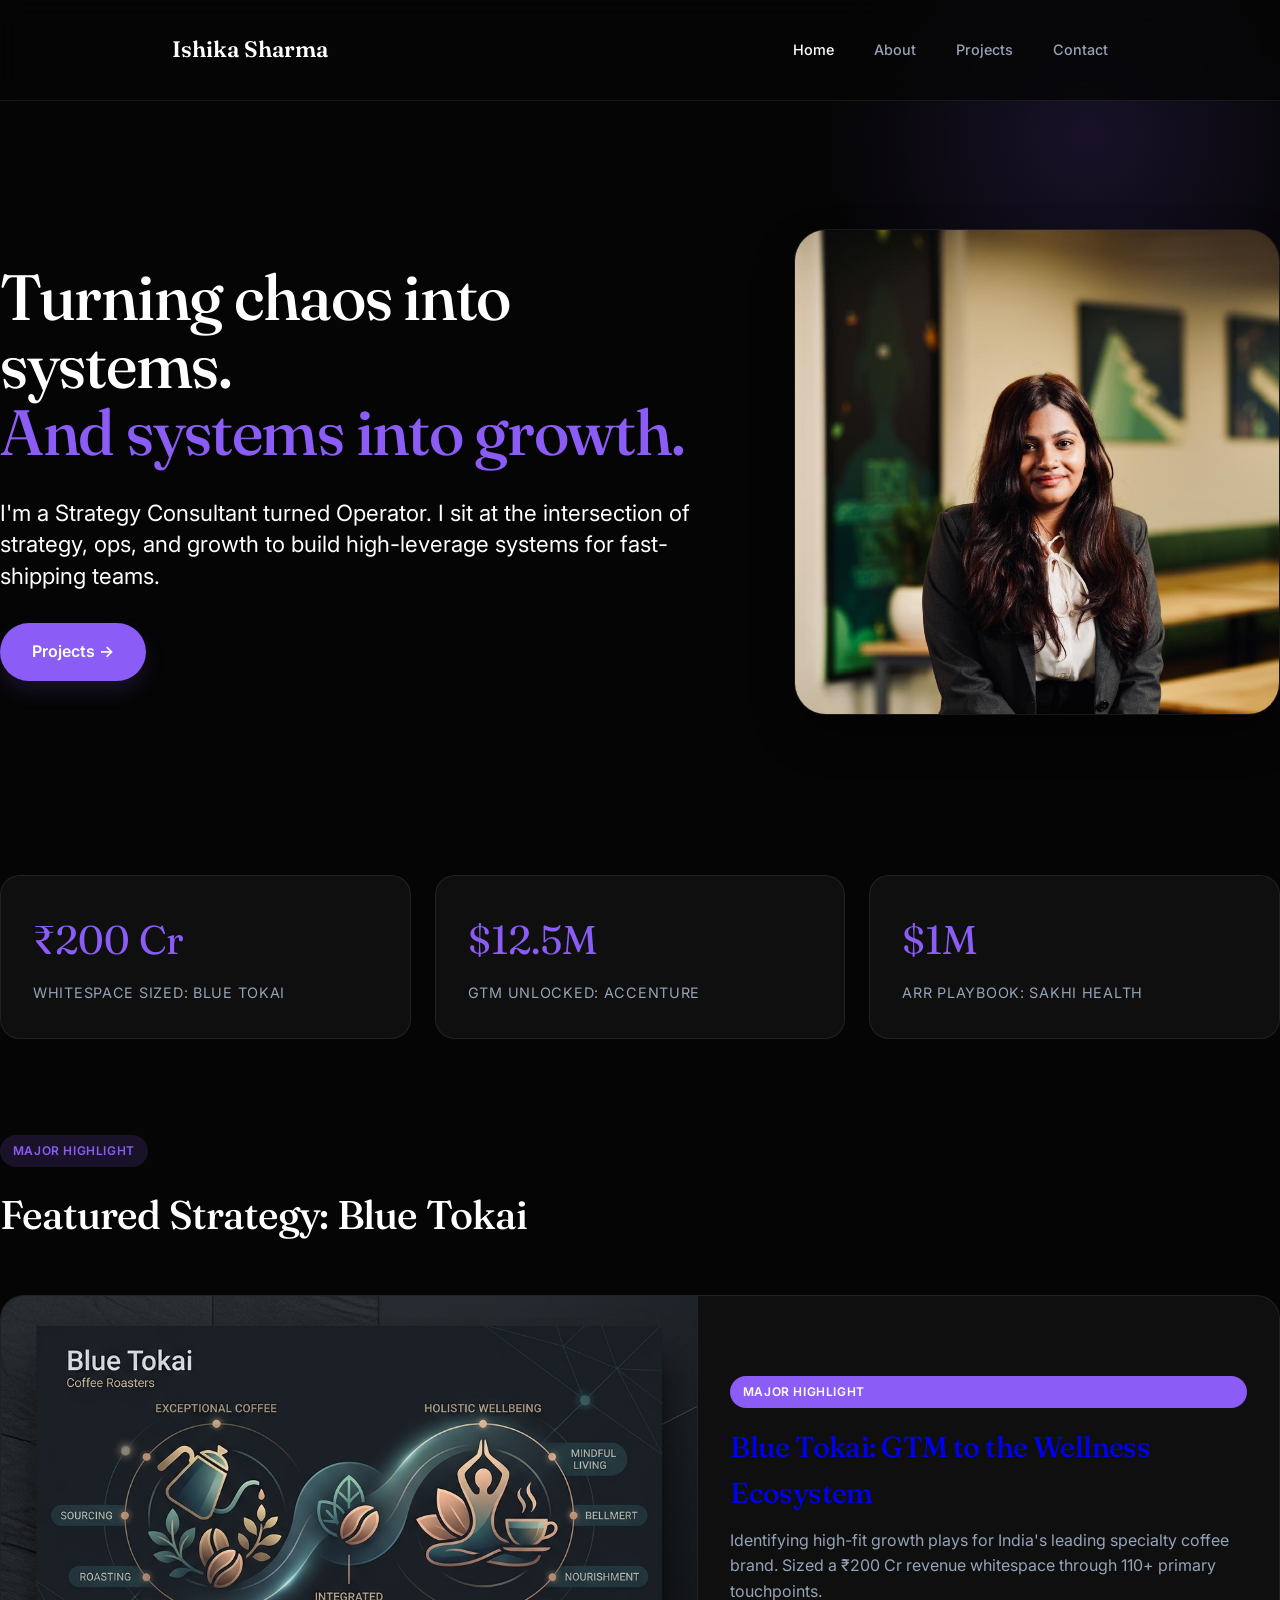
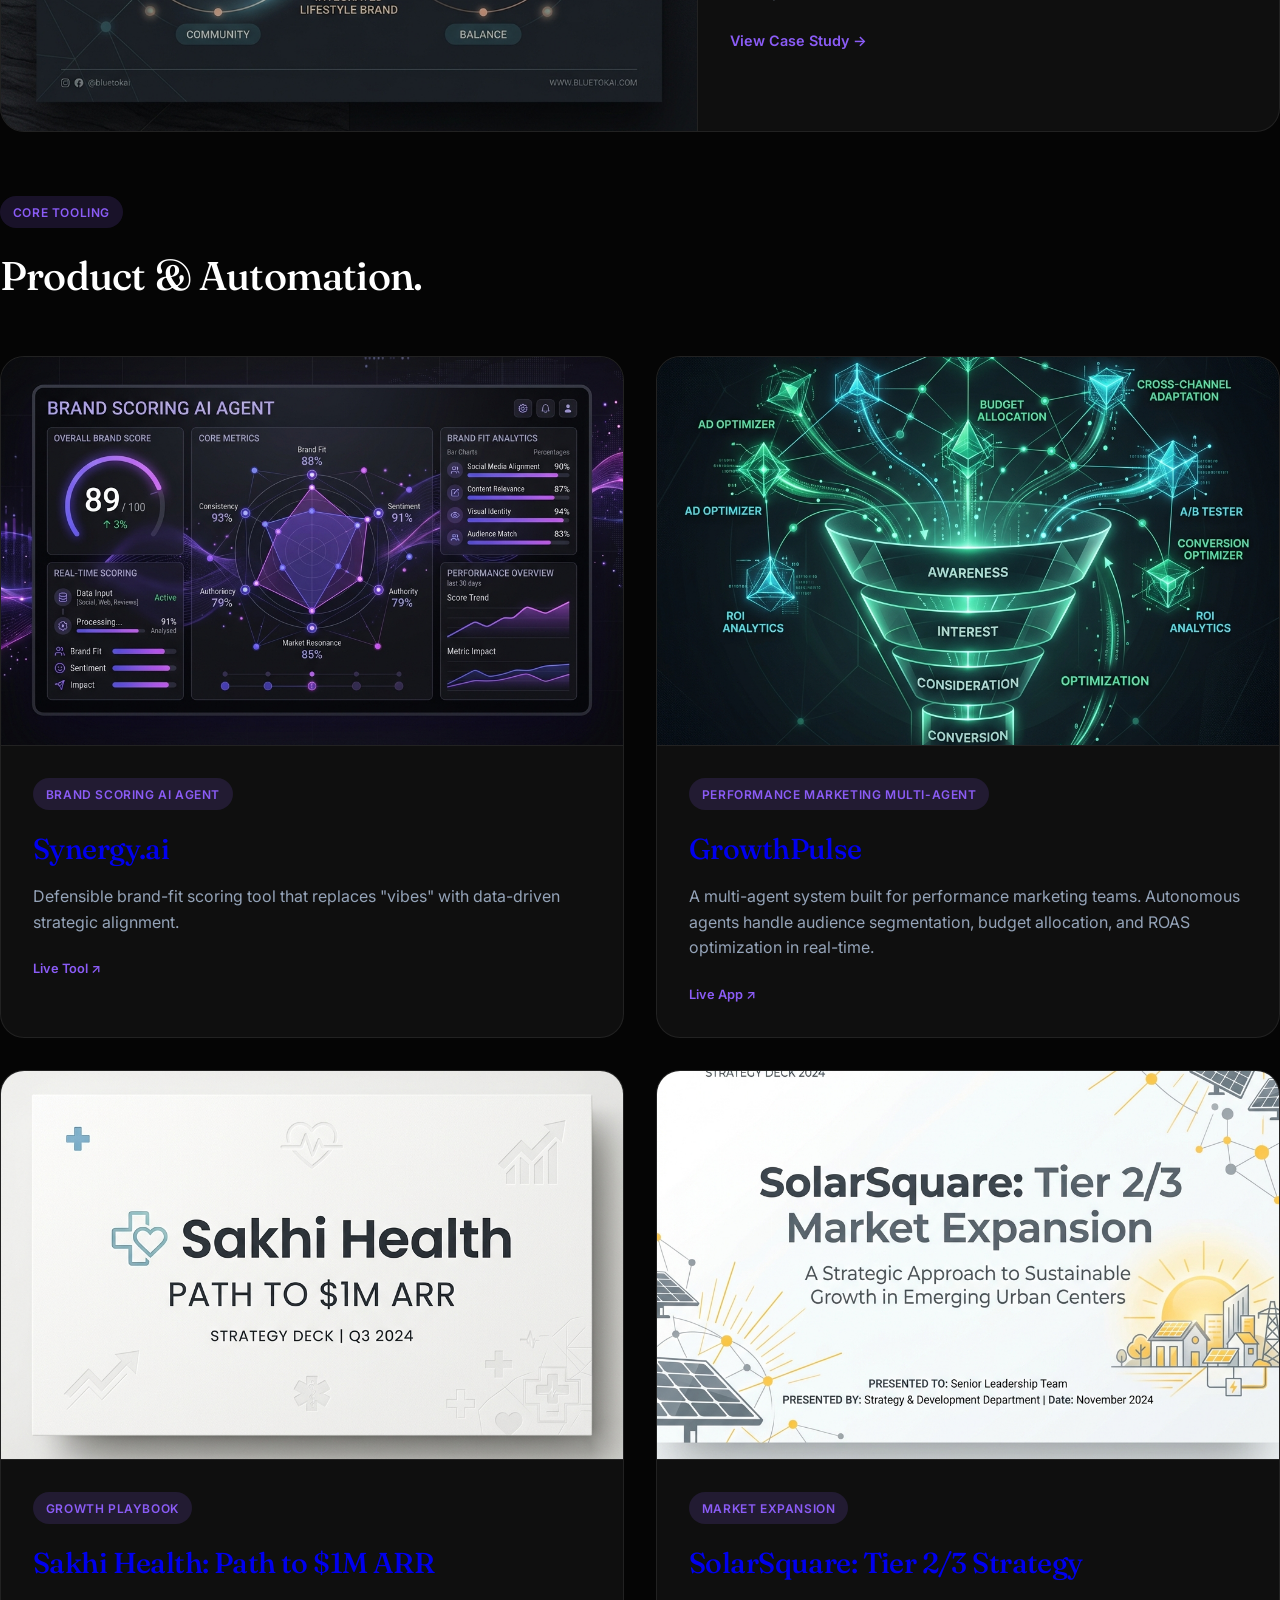
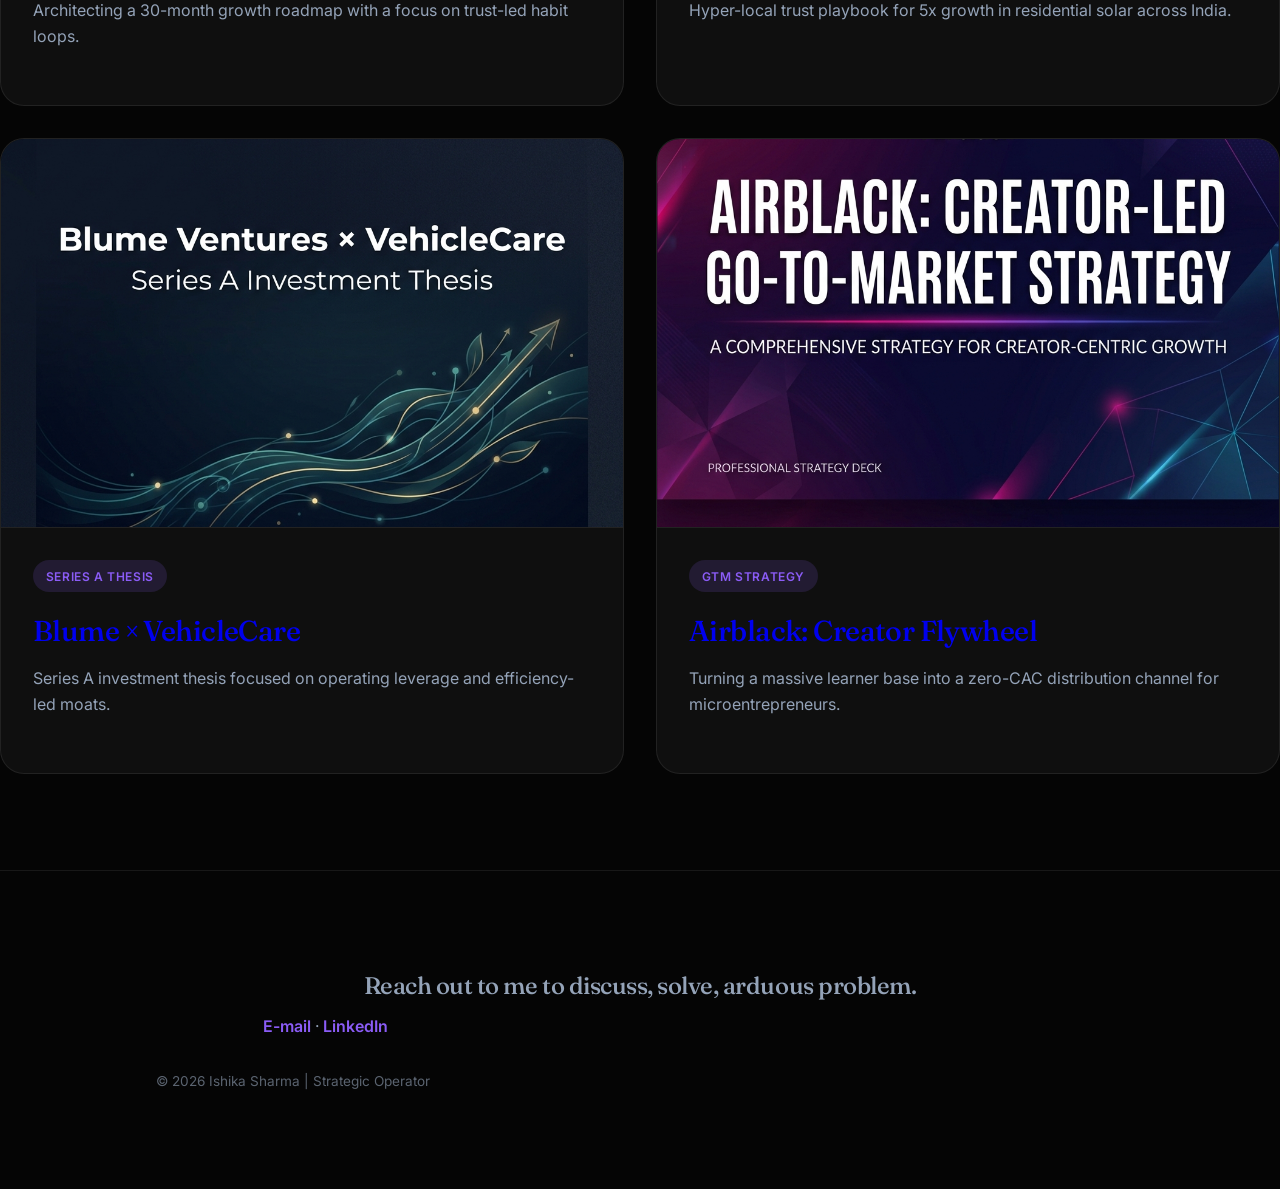
<file: index.html>
<!DOCTYPE html>
<html lang="en">
<head>
  <meta charset="UTF-8" />
  <meta name="viewport" content="width=device-width, initial-scale=1.0" />
  <title>Ishika Sharma | Strategic Operator & Growth Systems</title>
  <link rel="preconnect" href="https://fonts.googleapis.com">
  <link rel="preconnect" href="https://fonts.gstatic.com" crossorigin>
  <link href="https://fonts.googleapis.com/css2?family=Fraunces:ital,opsz,wght@0,9..144,500;0,9..144,600;1,9..144,400&family=Inter:wght@400;500;600;700&display=swap" rel="stylesheet">
  <link rel="stylesheet" href="style.css" />
</head>
<body>

  <nav class="nav">
    <div class="nav-inner">
      <a class="brand" href="index.html">Ishika Sharma</a>
      <div class="nav-links">
        <a href="index.html" class="active">Home</a>
        <a href="about.html">About</a>
        <a href="projects.html">Projects</a>
        <a href="contact.html">Contact</a>
      </div>
    </div>
  </nav>

  <header class="container hero">
    <div class="hero-text">
      <h1>Turning chaos into systems. <span>And systems into growth.</span></h1>
      <p class="hero-sub">
        I'm a Strategy Consultant turned Operator. I sit at the intersection of strategy, ops, and growth to build high-leverage systems for fast-shipping teams.
      </p>
      <div class="btn-row">
        <a href="projects.html" class="btn btn-primary">Projects →</a>
      </div>
    </div>
    <div class="hero-photo">
      <img src="ishika.jpg" alt="Ishika Sharma">
    </div>
  </header>

  <section class="container">
    <div class="metrics-grid">
      <div class="metric-card">
        <span class="num">₹200 Cr</span>
        <span class="lbl">Whitespace Sized: Blue Tokai</span>
      </div>
      <div class="metric-card">
        <span class="num">$12.5M</span>
        <span class="lbl">GTM Unlocked: Accenture</span>
      </div>
      <div class="metric-card">
        <span class="num">$1M</span>
        <span class="lbl">ARR Playbook: Sakhi Health</span>
      </div>
    </div>
  </section>

  <section class="container project-section">
    <div style="margin-bottom: 3rem;">
      <span class="tag">Major Highlight</span>
      <h2>Featured Strategy: Blue Tokai</h2>
    </div>
    
    <a href="case-studies.html#bluetokai" class="project-card" style="display:grid; grid-template-columns: 1.2fr 1fr; margin-bottom: 4rem;">
      <div class="project-thumb" style="border-bottom:none; border-right:1px solid var(--line);"><img src="bluetokai_clean.png" alt="Blue Tokai Wellness Ecosystem"></div>
      <div class="project-info" style="display:flex; flex-direction:column; justify-content:center;">
        <span class="tag" style="background:var(--accent); color:#fff;">Major Highlight</span>
        <h3>Blue Tokai: GTM to the Wellness Ecosystem</h3>
        <p>Identifying high-fit growth plays for India's leading specialty coffee brand. Sized a ₹200 Cr revenue whitespace through 110+ primary touchpoints.</p>
        <span style="color:var(--accent); font-weight:600; font-size:0.9rem;">View Case Study →</span>
      </div>
    </a>

    <div style="margin-bottom: 3rem;">
      <span class="tag">Core Tooling</span>
      <h2>Product & Automation.</h2>
    </div>

    <div class="project-grid">
      <a href="https://snergy-ai.vercel.app/" target="_blank" class="project-card">
        <div class="project-thumb"><img src="synergy_clean.png" alt="Synergy.ai"></div>
        <div class="project-info">
          <span class="tag">Brand Scoring AI Agent</span>
          <h3>Synergy.ai</h3>
          <p>Defensible brand-fit scoring tool that replaces "vibes" with data-driven strategic alignment.</p>
          <span style="color:var(--accent); font-weight:600; font-size:0.8rem; margin-top:1rem; display:block;">Live Tool ↗</span>
        </div>
      </a>

      <a href="https://growthpulse-1.onrender.com/" target="_blank" class="project-card">
        <div class="project-thumb"><img src="growthpulse_agent.png" alt="GrowthPulse"></div>
        <div class="project-info">
          <span class="tag">Performance Marketing Multi-Agent</span>
          <h3>GrowthPulse</h3>
          <p>A multi-agent system built for performance marketing teams. Autonomous agents handle audience segmentation, budget allocation, and ROAS optimization in real-time.</p>
          <span style="color:var(--accent); font-weight:600; font-size:0.8rem; margin-top:1rem; display:block;">Live App ↗</span>
        </div>
      </a>

      <a href="case-studies.html#sakhi" class="project-card">
        <div class="project-thumb"><img src="sakhi_v2.png" alt="Sakhi Health"></div>
        <div class="project-info">
          <span class="tag">Growth Playbook</span>
          <h3>Sakhi Health: Path to $1M ARR</h3>
          <p>Architecting a 30-month growth roadmap with a focus on trust-led habit loops.</p>
        </div>
      </a>

      <a href="case-studies.html#solarsquare" class="project-card">
        <div class="project-thumb"><img src="solarsquare.png" alt="SolarSquare"></div>
        <div class="project-info">
          <span class="tag">Market Expansion</span>
          <h3>SolarSquare: Tier 2/3 Strategy</h3>
          <p>Hyper-local trust playbook for 5x growth in residential solar across India.</p>
        </div>
      </a>

      <a href="case-studies.html#blume" class="project-card">
        <div class="project-thumb"><img src="blume.png" alt="Blume Ventures × VehicleCare"></div>
        <div class="project-info">
          <span class="tag">Series A Thesis</span>
          <h3>Blume × VehicleCare</h3>
          <p>Series A investment thesis focused on operating leverage and efficiency-led moats.</p>
        </div>
      </a>

      <a href="case-studies.html#airblack" class="project-card">
        <div class="project-thumb"><img src="airblack.png" alt="Airblack"></div>
        <div class="project-info">
          <span class="tag">GTM Strategy</span>
          <h3>Airblack: Creator Flywheel</h3>
          <p>Turning a massive learner base into a zero-CAC distribution channel for microentrepreneurs.</p>
        </div>
      </a>
    </div>
  </section>

  <footer class="footer container">
    <div style="margin-bottom: 2rem;">
      <h3 style="margin-bottom: 0.5rem;">Reach out to me to discuss, solve, arduous problem.</h3>
      <p style="font-size: 1rem;">
        <a href="mailto:ishika7373@gmail.com" style="color:var(--accent); text-decoration:none; font-weight:600;">E-mail</a> · 
        <a href="https://www.linkedin.com/in/msishikasharma/" target="_blank" style="color:var(--accent); text-decoration:none; font-weight:600;">LinkedIn</a>
      </p>
    </div>
    <p style="font-size: 0.85rem; opacity: 0.6;">© 2026 Ishika Sharma | Strategic Operator</p>
  </footer>

</body>
</html>
</file>
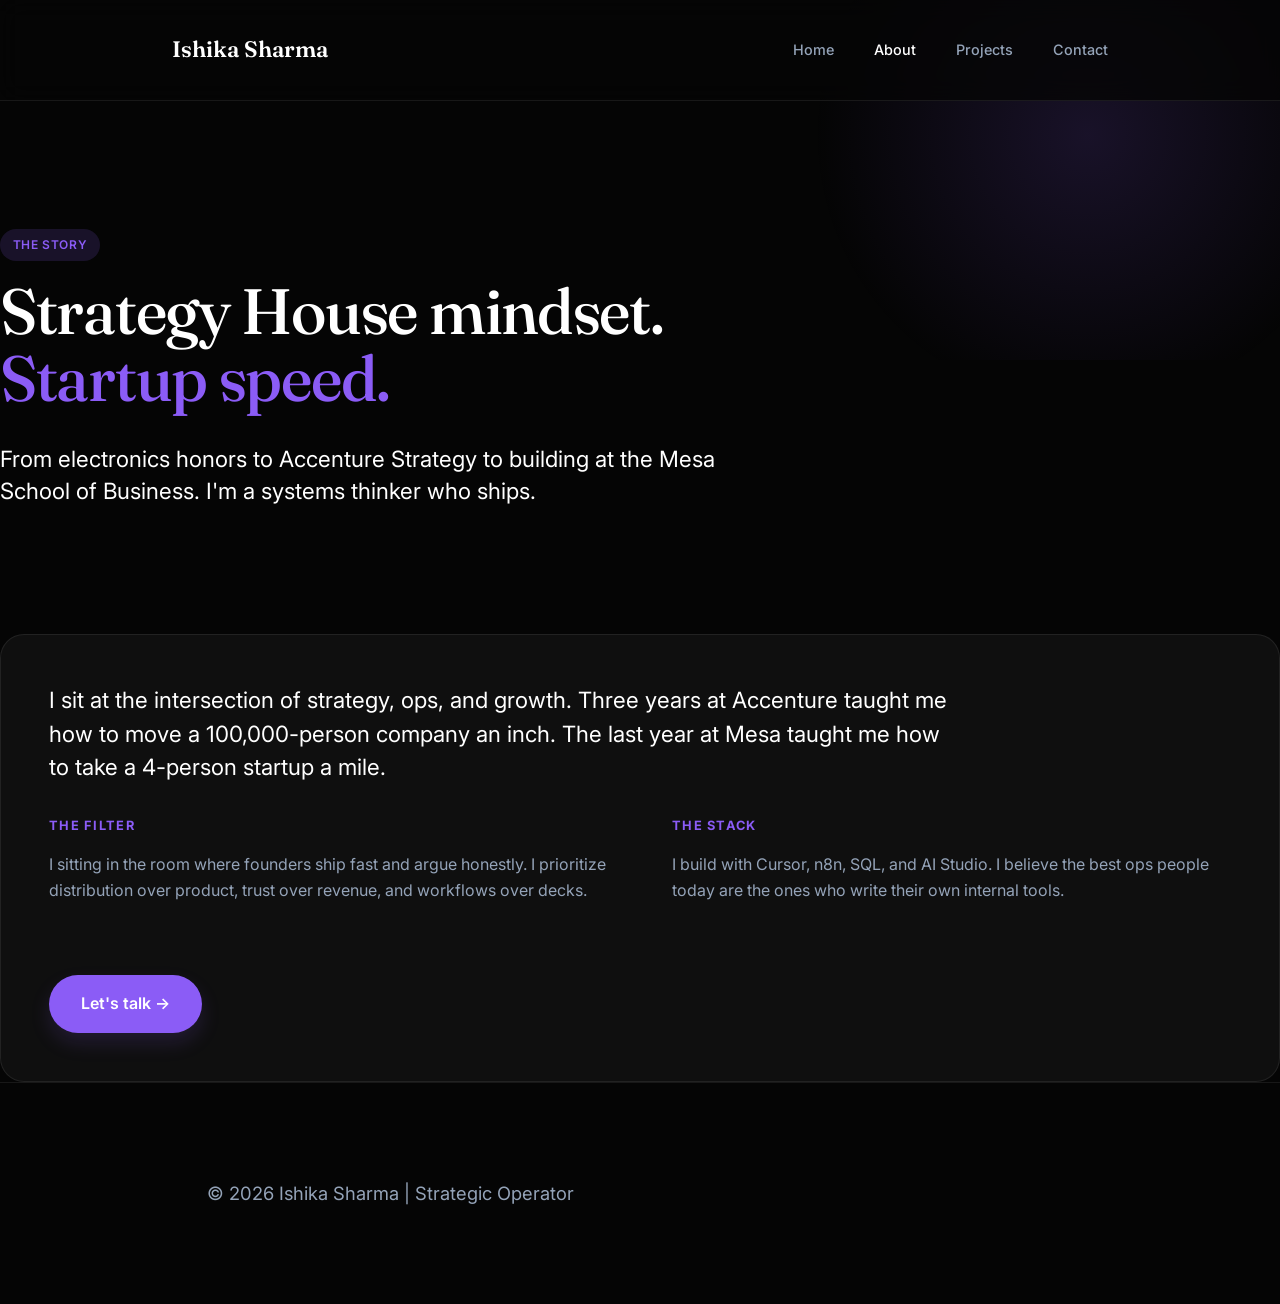
<file: about.html>
<!DOCTYPE html>
<html lang="en">
<head>
  <meta charset="UTF-8" />
  <meta name="viewport" content="width=device-width, initial-scale=1.0" />
  <title>About | Ishika Sharma</title>
  <link rel="preconnect" href="https://fonts.googleapis.com">
  <link rel="preconnect" href="https://fonts.gstatic.com" crossorigin>
  <link href="https://fonts.googleapis.com/css2?family=Fraunces:ital,opsz,wght@0,9..144,500;0,9..144,600;1,9..144,400&family=Inter:wght@400;500;600;700&display=swap" rel="stylesheet">
  <link rel="stylesheet" href="style.css" />
</head>
<body>

  <nav class="nav">
    <div class="nav-inner">
      <a class="brand" href="index.html">Ishika Sharma</a>
      <div class="nav-links">
        <a href="index.html">Home</a>
        <a href="about.html" class="active">About</a>
        <a href="projects.html">Projects</a>
        <a href="contact.html">Contact</a>
      </div>
    </div>
  </nav>

  <header class="container hero">
    <div class="hero-text">
      <span class="tag">The Story</span>
      <h1>Strategy House mindset. <span>Startup speed.</span></h1>
      <p class="hero-sub">
        From electronics honors to Accenture Strategy to building at the Mesa School of Business. I'm a systems thinker who ships.
      </p>
    </div>
  </header>

  <section class="container section" style="padding-top:0;">
    <div class="project-card" style="display:block; padding:3rem;">
      <p style="margin-bottom: 2rem; color: #fff; font-size: 1.4rem; line-height: 1.5;">
        I sit at the intersection of strategy, ops, and growth. Three years at Accenture taught me how to move a 100,000-person company an inch. The last year at Mesa taught me how to take a 4-person startup a mile.
      </p>
      <div style="display:grid; grid-template-columns: 1fr 1fr; gap: 4rem;">
        <div>
          <h4 style="text-transform:uppercase; font-size:0.8rem; color:var(--accent); letter-spacing:0.1em; margin-bottom:1rem;">The Filter</h4>
          <p>I sitting in the room where founders ship fast and argue honestly. I prioritize distribution over product, trust over revenue, and workflows over decks.</p>
        </div>
        <div>
          <h4 style="text-transform:uppercase; font-size:0.8rem; color:var(--accent); letter-spacing:0.1em; margin-bottom:1rem;">The Stack</h4>
          <p>I build with Cursor, n8n, SQL, and AI Studio. I believe the best ops people today are the ones who write their own internal tools.</p>
        </div>
      </div>
      <div style="margin-top: 3rem;">
        <a class="btn btn-primary" href="contact.html">Let's talk →</a>
      </div>
    </div>
  </section>

  <footer class="footer container">
    <p>© 2026 Ishika Sharma | Strategic Operator</p>
  </footer>

</body>
</html>
</file>
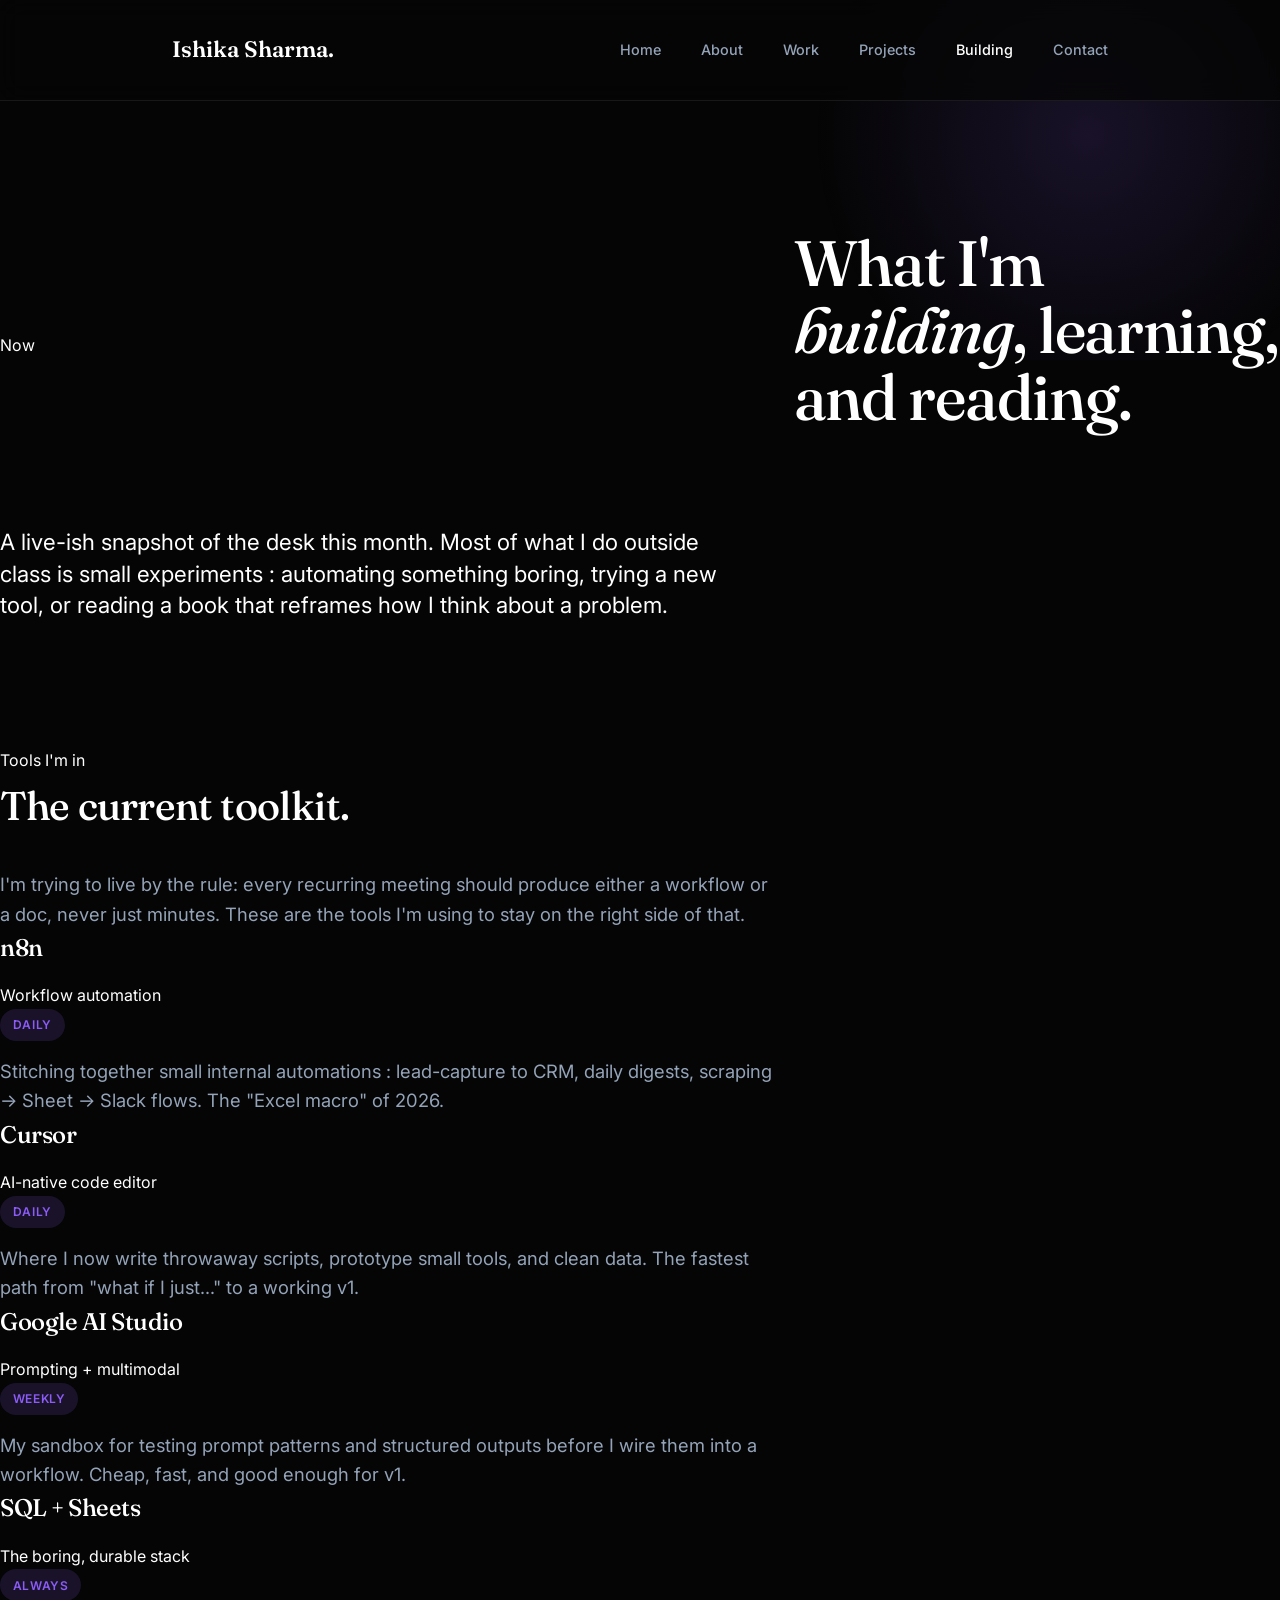
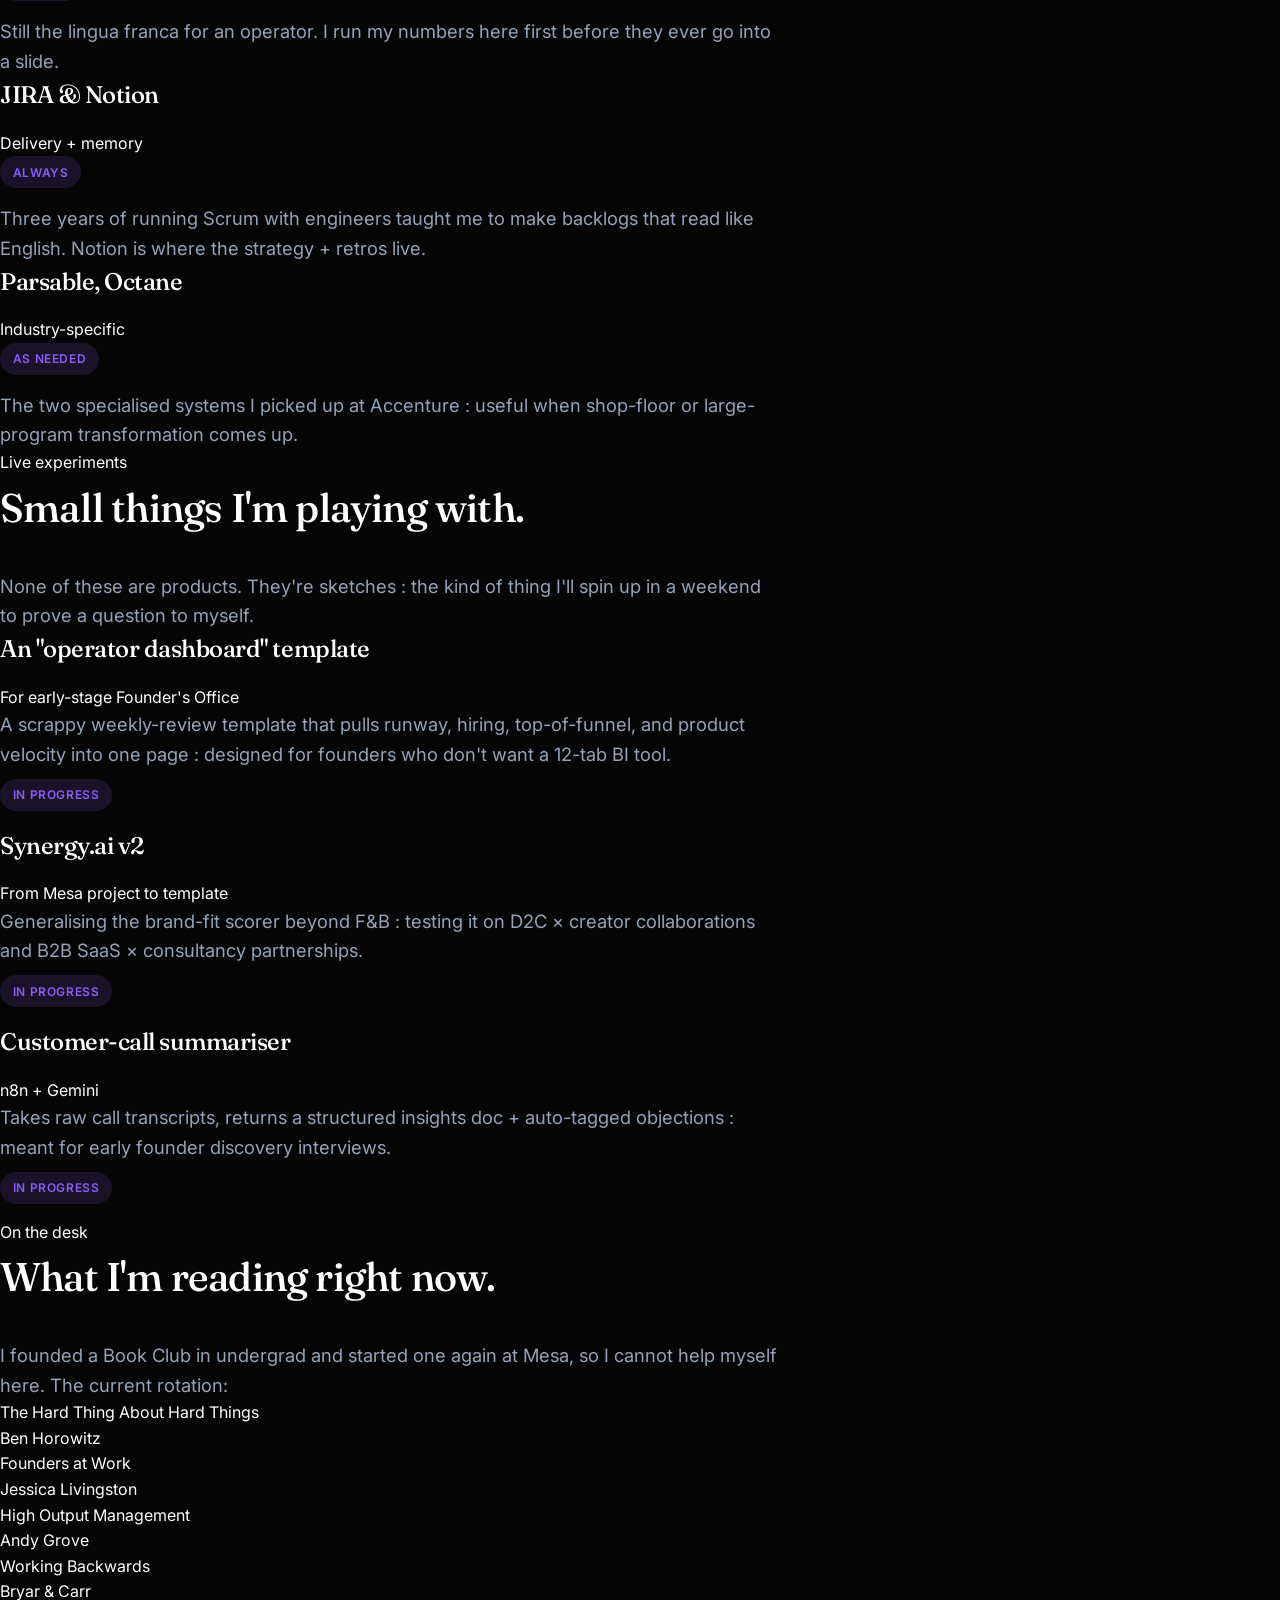
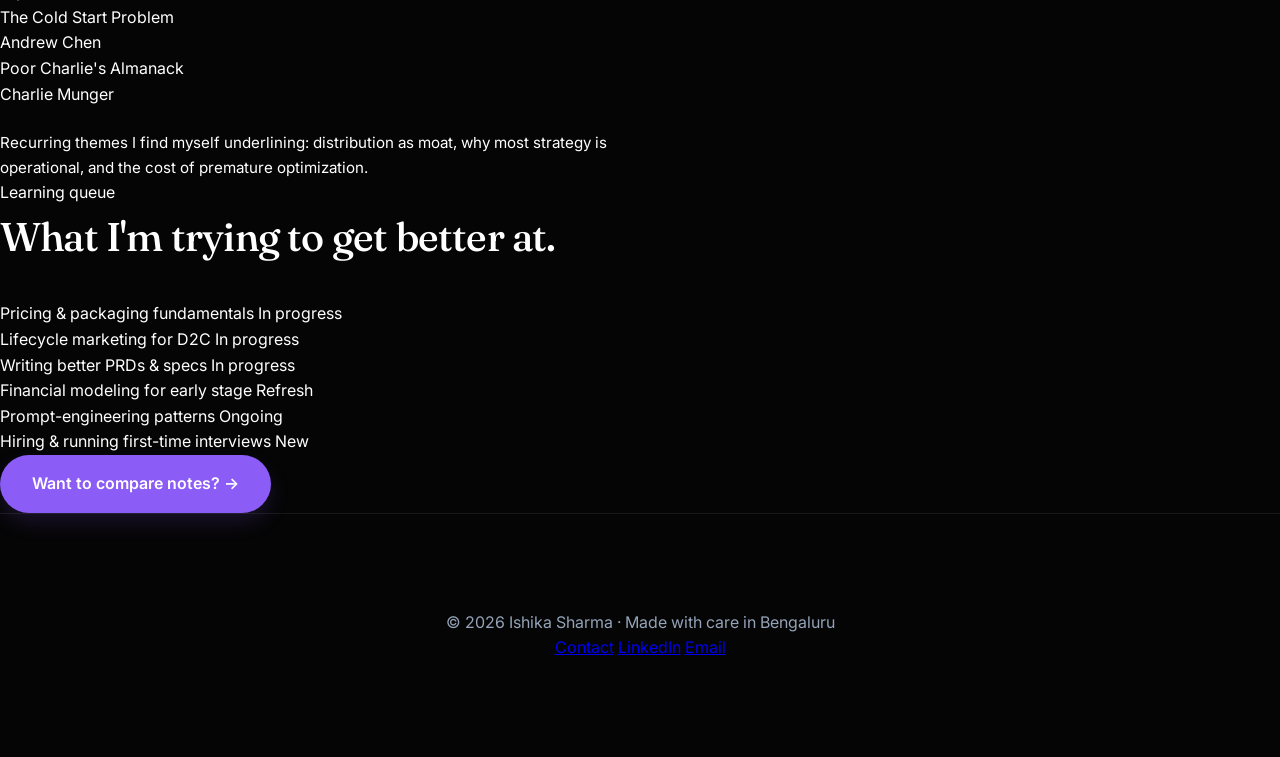
<file: building.html>
<!DOCTYPE html>
<html lang="en">
<head>
  <meta charset="UTF-8" />
  <meta name="viewport" content="width=device-width, initial-scale=1.0" />
  <title>Building & Reading : Ishika Sharma</title>
  <meta name="description" content="What Ishika is building, learning, and reading right now. Tools, experiments, and books." />
  <link rel="preconnect" href="https://fonts.googleapis.com">
  <link rel="preconnect" href="https://fonts.gstatic.com" crossorigin>
  <link href="https://fonts.googleapis.com/css2?family=Fraunces:ital,opsz,wght@0,9..144,400;0,9..144,500;0,9..144,600;1,9..144,400;1,9..144,500&family=Inter:wght@400;500;600;700&display=swap" rel="stylesheet">
  <link rel="stylesheet" href="style.css" />
</head>
<body>

  <nav class="nav">
    <div class="nav-inner">
      <a class="brand" href="index.html">Ishika Sharma<span class="dot">.</span></a>
      <div class="nav-links">
        <a href="index.html">Home</a>
        <a href="about.html">About</a>
        <a href="work.html">Work</a>
        <a href="projects.html">Projects</a>

        <a href="building.html" class="active">Building</a>
        <a href="contact.html">Contact</a>
      </div>
    </div>
  </nav>

  <header class="container hero">
    <span class="eyebrow">Now</span>
    <h1>What I'm <em>building</em>, learning, and reading.</h1>
    <p class="hero-sub">
      A live-ish snapshot of the desk this month. Most of what I do outside class is small experiments : automating something boring, trying a new tool, or reading a book that reframes how I think about a problem.
    </p>
  </header>

  <section class="container section">
    <div class="sec-head">
      <div class="kicker">Tools I'm in</div>
      <h2>The current toolkit.</h2>
      <p>I'm trying to live by the rule: every recurring meeting should produce either a workflow or a doc, never just minutes. These are the tools I'm using to stay on the right side of that.</p>
    </div>

    <div class="card-grid">
      <div class="card proj-card">
        <div class="proj-head">
          <div>
            <h3>n8n</h3>
            <div class="role">Workflow automation</div>
          </div>
          <span class="tag tag-accent">Daily</span>
        </div>
        <p class="summary">Stitching together small internal automations : lead-capture to CRM, daily digests, scraping → Sheet → Slack flows. The "Excel macro" of 2026.</p>
      </div>

      <div class="card proj-card">
        <div class="proj-head">
          <div>
            <h3>Cursor</h3>
            <div class="role">AI-native code editor</div>
          </div>
          <span class="tag tag-accent">Daily</span>
        </div>
        <p class="summary">Where I now write throwaway scripts, prototype small tools, and clean data. The fastest path from "what if I just…" to a working v1.</p>
      </div>

      <div class="card proj-card">
        <div class="proj-head">
          <div>
            <h3>Google AI Studio</h3>
            <div class="role">Prompting + multimodal</div>
          </div>
          <span class="tag tag-accent">Weekly</span>
        </div>
        <p class="summary">My sandbox for testing prompt patterns and structured outputs before I wire them into a workflow. Cheap, fast, and good enough for v1.</p>
      </div>

      <div class="card proj-card">
        <div class="proj-head">
          <div>
            <h3>SQL + Sheets</h3>
            <div class="role">The boring, durable stack</div>
          </div>
          <span class="tag">Always</span>
        </div>
        <p class="summary">Still the lingua franca for an operator. I run my numbers here first before they ever go into a slide.</p>
      </div>

      <div class="card proj-card">
        <div class="proj-head">
          <div>
            <h3>JIRA &amp; Notion</h3>
            <div class="role">Delivery + memory</div>
          </div>
          <span class="tag">Always</span>
        </div>
        <p class="summary">Three years of running Scrum with engineers taught me to make backlogs that read like English. Notion is where the strategy + retros live.</p>
      </div>

      <div class="card proj-card">
        <div class="proj-head">
          <div>
            <h3>Parsable, Octane</h3>
            <div class="role">Industry-specific</div>
          </div>
          <span class="tag">As needed</span>
        </div>
        <p class="summary">The two specialised systems I picked up at Accenture : useful when shop-floor or large-program transformation comes up.</p>
      </div>
    </div>
  </section>

  <section class="container section">
    <div class="sec-head">
      <div class="kicker">Live experiments</div>
      <h2>Small things I'm playing with.</h2>
      <p>None of these are products. They're sketches : the kind of thing I'll spin up in a weekend to prove a question to myself.</p>
    </div>

    <div class="card-grid">
      <div class="card proj-card">
        <div class="proj-head">
          <div>
            <h3>An "operator dashboard" template</h3>
            <div class="role">For early-stage Founder's Office</div>
          </div>
        </div>
        <p class="summary">A scrappy weekly-review template that pulls runway, hiring, top-of-funnel, and product velocity into one page : designed for founders who don't want a 12-tab BI tool.</p>
        <div style="margin-top: 0.6rem;">
          <span class="tag tag-olive">In progress</span>
        </div>
      </div>

      <div class="card proj-card">
        <div class="proj-head">
          <div>
            <h3>Synergy.ai v2</h3>
            <div class="role">From Mesa project to template</div>
          </div>
        </div>
        <p class="summary">Generalising the brand-fit scorer beyond F&amp;B : testing it on D2C × creator collaborations and B2B SaaS × consultancy partnerships.</p>
        <div style="margin-top: 0.6rem;">
          <span class="tag tag-olive">In progress</span>
        </div>
      </div>

      <div class="card proj-card">
        <div class="proj-head">
          <div>
            <h3>Customer-call summariser</h3>
            <div class="role">n8n + Gemini</div>
          </div>
        </div>
        <p class="summary">Takes raw call transcripts, returns a structured insights doc + auto-tagged objections : meant for early founder discovery interviews.</p>
        <div style="margin-top: 0.6rem;">
          <span class="tag tag-olive">In progress</span>
        </div>
      </div>
    </div>
  </section>

  <section class="container section">
    <div class="sec-head">
      <div class="kicker">On the desk</div>
      <h2>What I'm reading right now.</h2>
      <p>I founded a Book Club in undergrad and started one again at Mesa, so I cannot help myself here. The current rotation:</p>
    </div>

    <div class="book-list">
      <div class="book">
        <div class="title">The Hard Thing About Hard Things</div>
        <div class="author">Ben Horowitz</div>
      </div>
      <div class="book">
        <div class="title">Founders at Work</div>
        <div class="author">Jessica Livingston</div>
      </div>
      <div class="book">
        <div class="title">High Output Management</div>
        <div class="author">Andy Grove</div>
      </div>
      <div class="book">
        <div class="title">Working Backwards</div>
        <div class="author">Bryar &amp; Carr</div>
      </div>
      <div class="book">
        <div class="title">The Cold Start Problem</div>
        <div class="author">Andrew Chen</div>
      </div>
      <div class="book">
        <div class="title">Poor Charlie's Almanack</div>
        <div class="author">Charlie Munger</div>
      </div>
    </div>

    <p style="margin-top: 1.5rem; font-size: 0.95rem; color: var(--muted);">
      Recurring themes I find myself underlining: distribution as moat, why most strategy is operational, and the cost of premature optimization.
    </p>
  </section>

  <section class="container section">
    <div class="sec-head">
      <div class="kicker">Learning queue</div>
      <h2>What I'm trying to get better at.</h2>
    </div>
    <div class="two-col">
      <ul class="skill-list">
        <li>Pricing &amp; packaging fundamentals <span class="skill-tag">In progress</span></li>
        <li>Lifecycle marketing for D2C <span class="skill-tag">In progress</span></li>
        <li>Writing better PRDs &amp; specs <span class="skill-tag">In progress</span></li>
      </ul>
      <ul class="skill-list">
        <li>Financial modeling for early stage <span class="skill-tag">Refresh</span></li>
        <li>Prompt-engineering patterns <span class="skill-tag">Ongoing</span></li>
        <li>Hiring &amp; running first-time interviews <span class="skill-tag">New</span></li>
      </ul>
    </div>
  </section>

  <section class="container section-tight">
    <div class="btn-row" style="justify-content: center;">
      <a class="btn btn-primary" href="contact.html">Want to compare notes? →</a>
    </div>
  </section>

  <footer class="footer">
    <div class="footer-inner">
      <div>© 2026 Ishika Sharma · Made with care in Bengaluru</div>
      <div>
        <a href="contact.html">Contact</a>
        <a href="https://www.linkedin.com/in/msishikasharma/" target="_blank" rel="noopener">LinkedIn</a>
        <a href="mailto:ishika7373@gmail.com">Email</a>
      </div>
    </div>
  </footer>

</body>
</html>
</file>
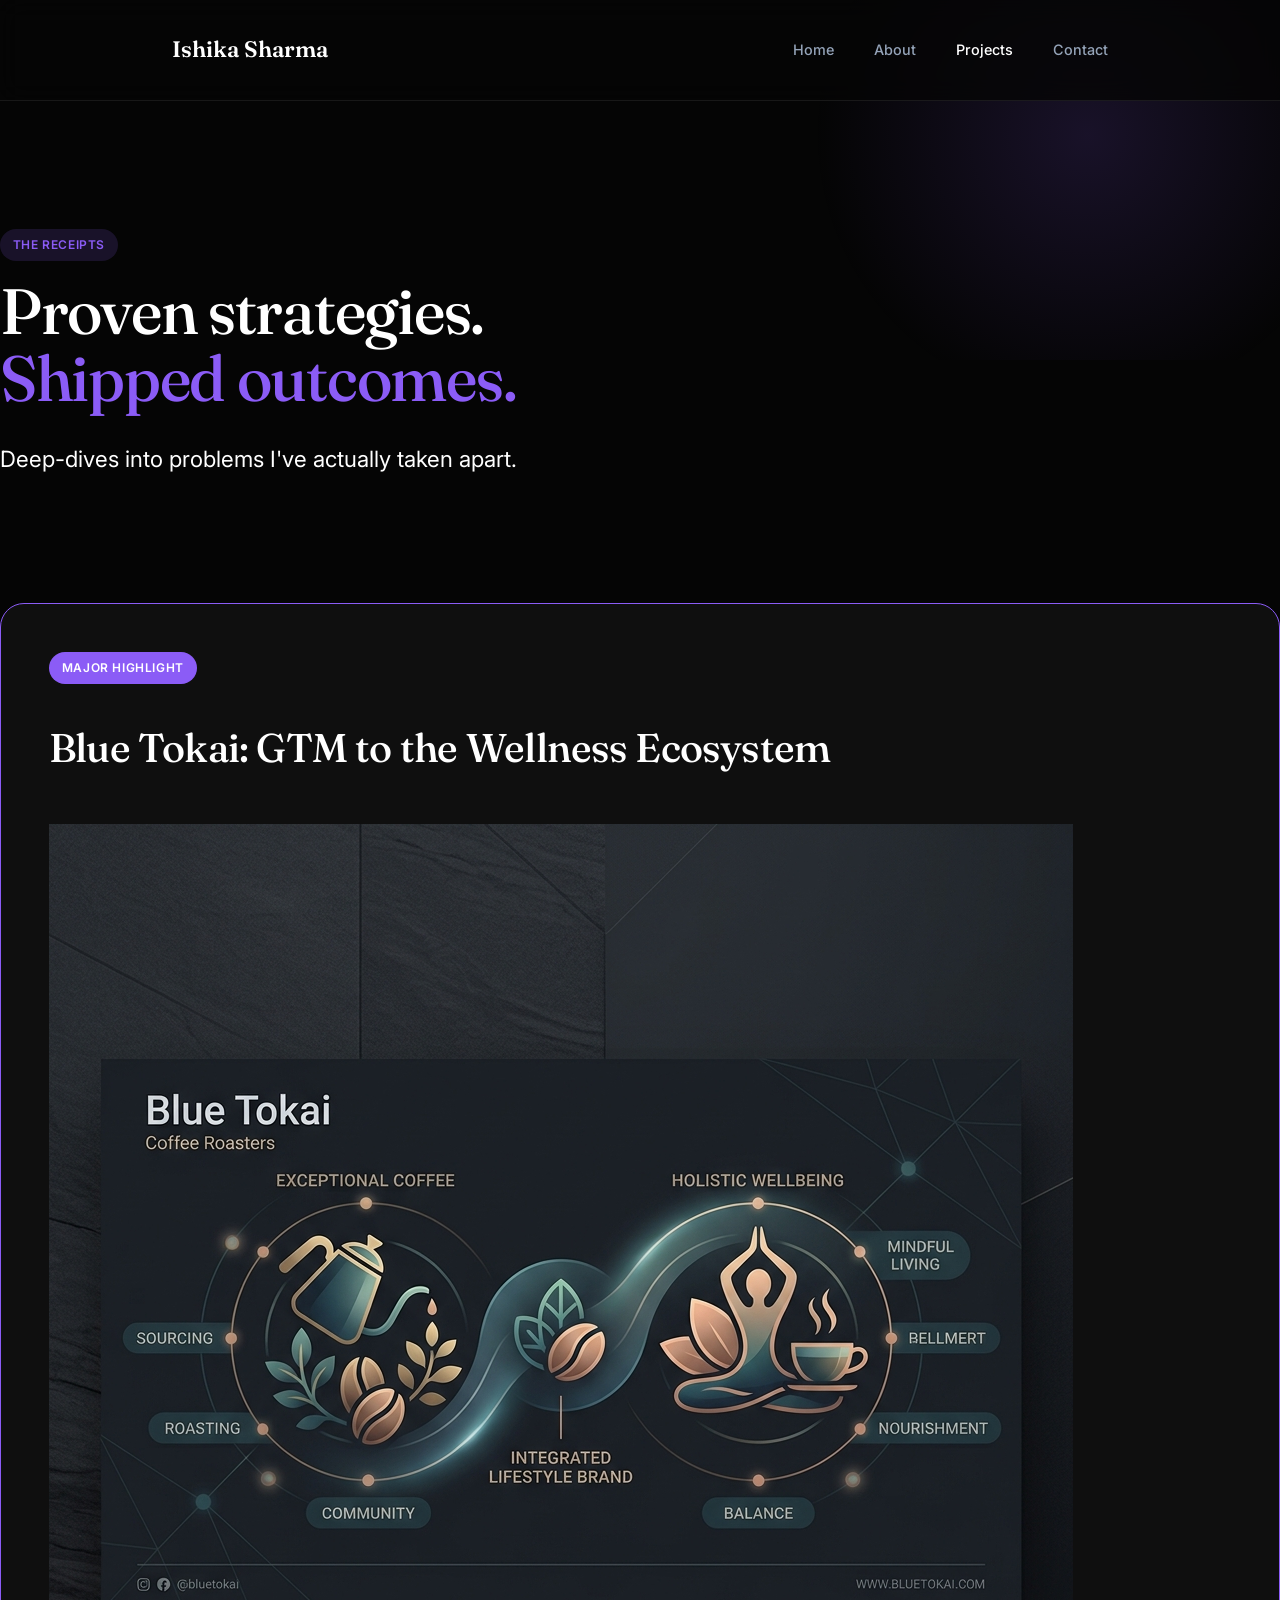
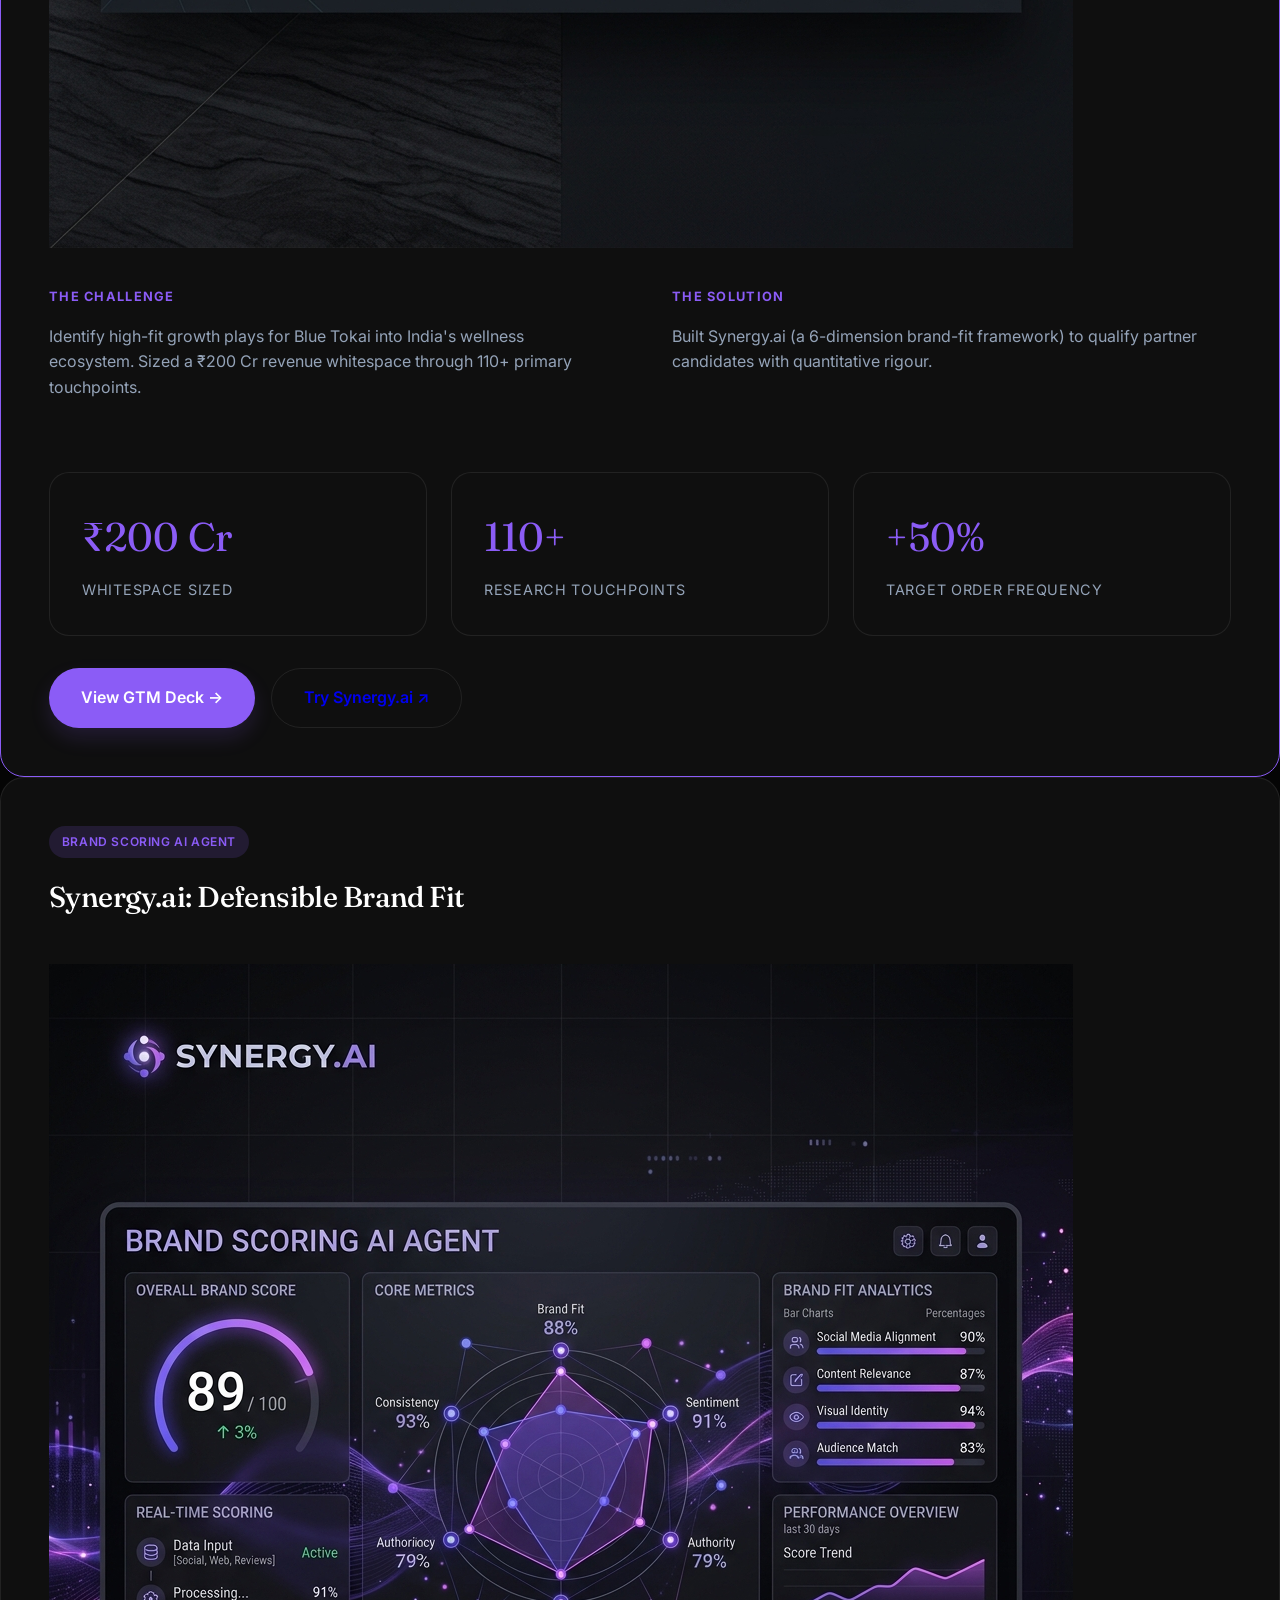
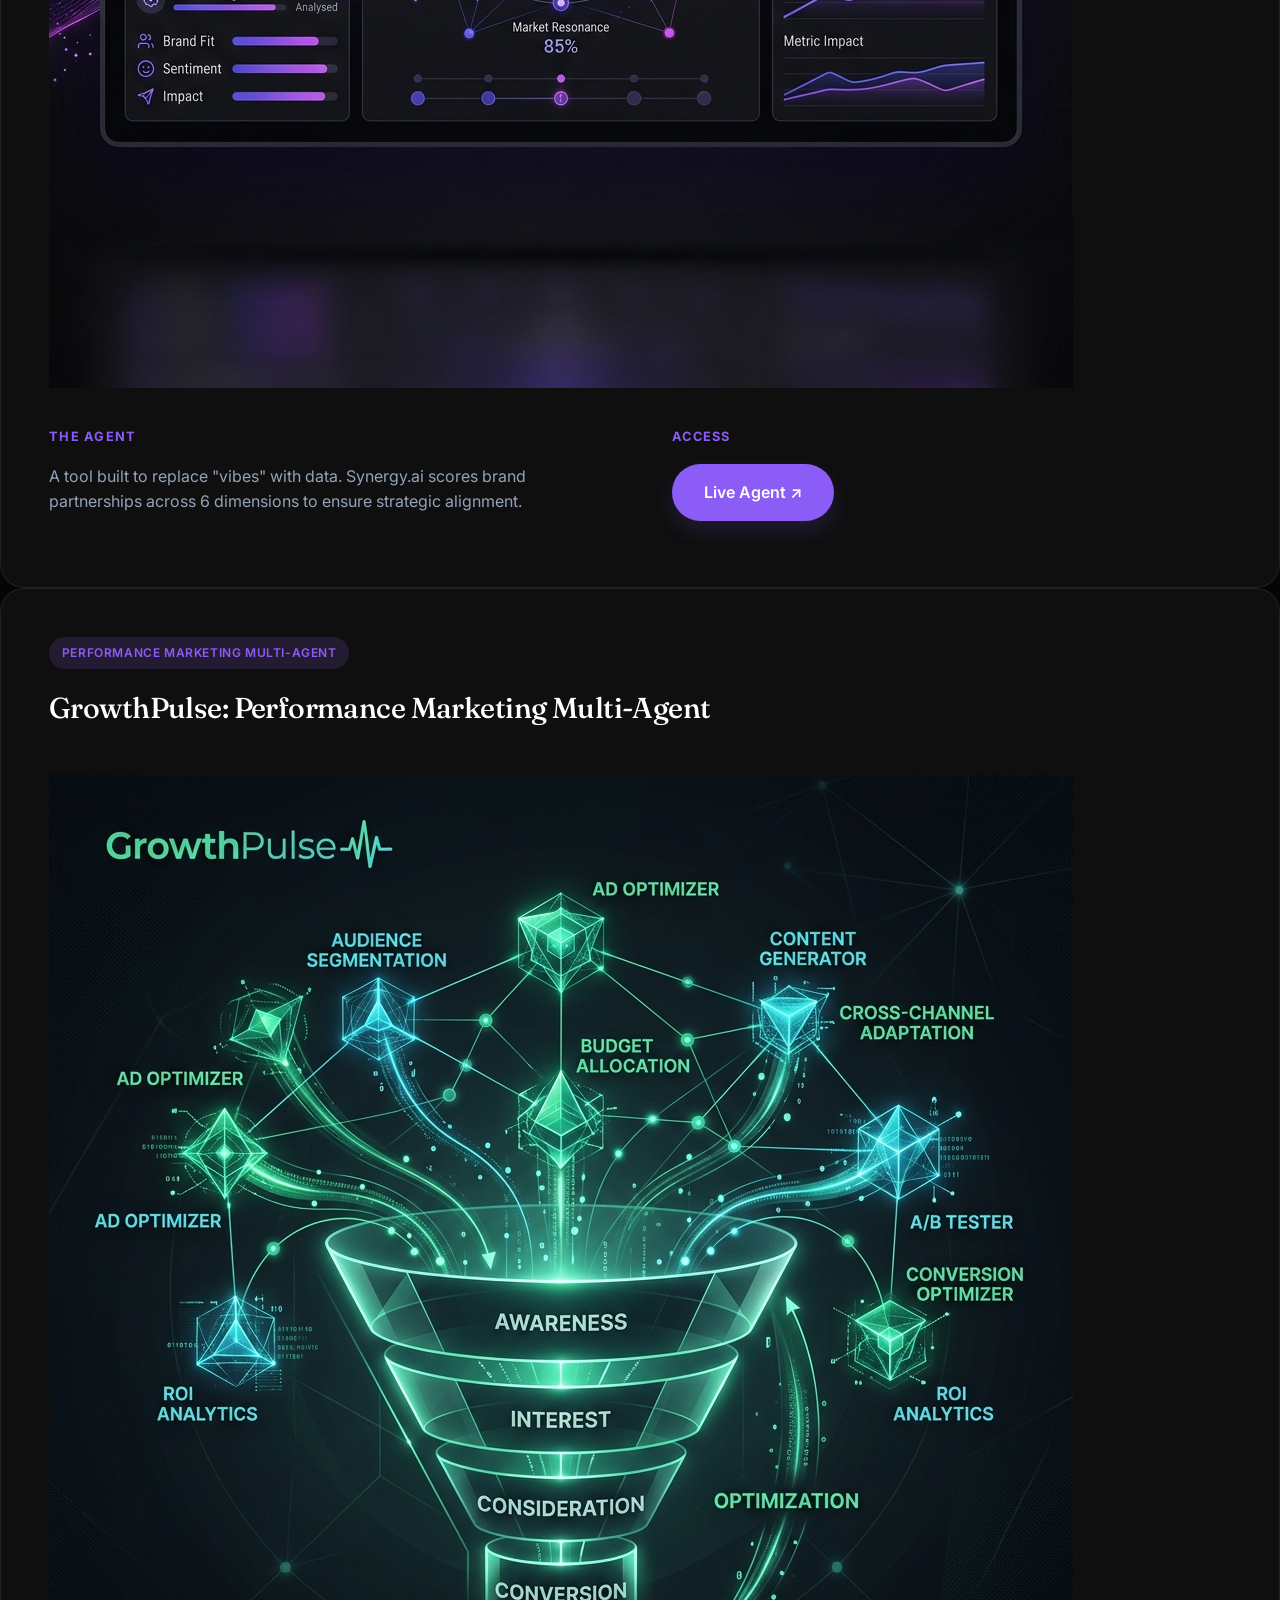
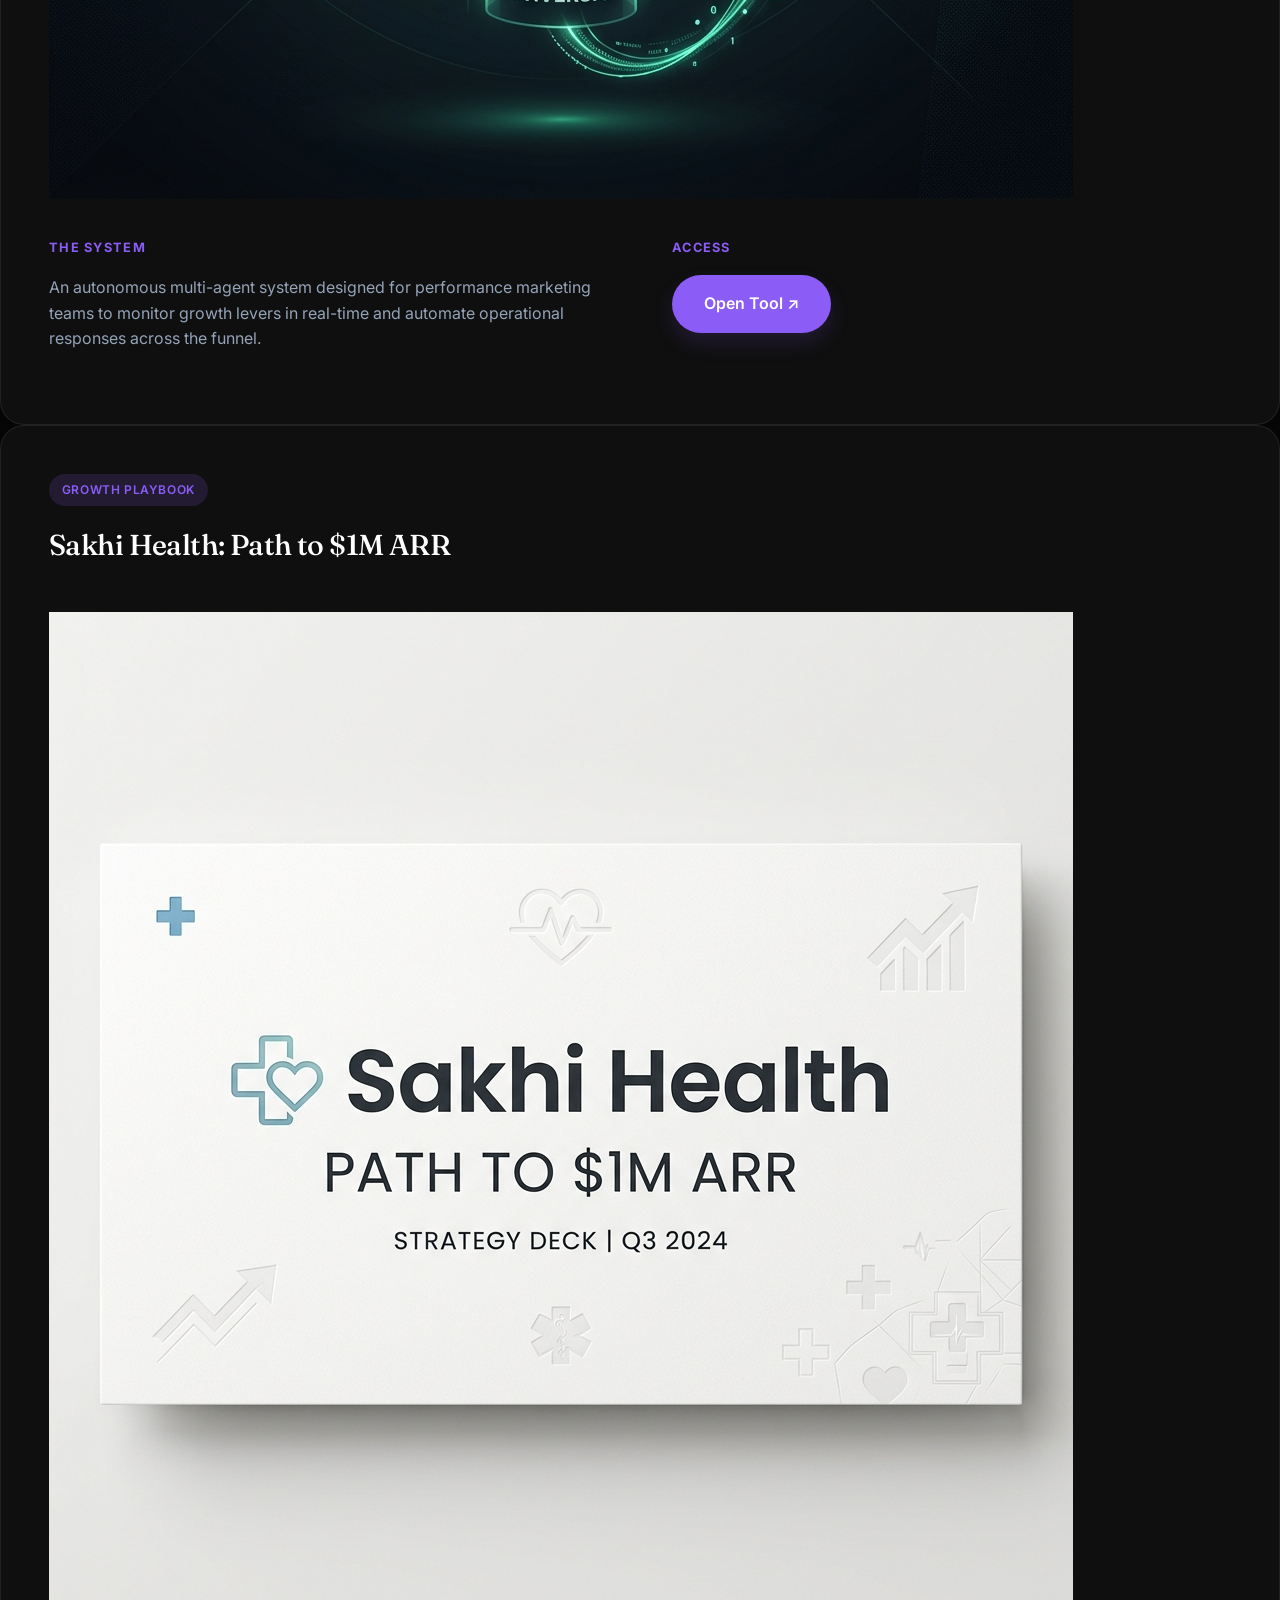
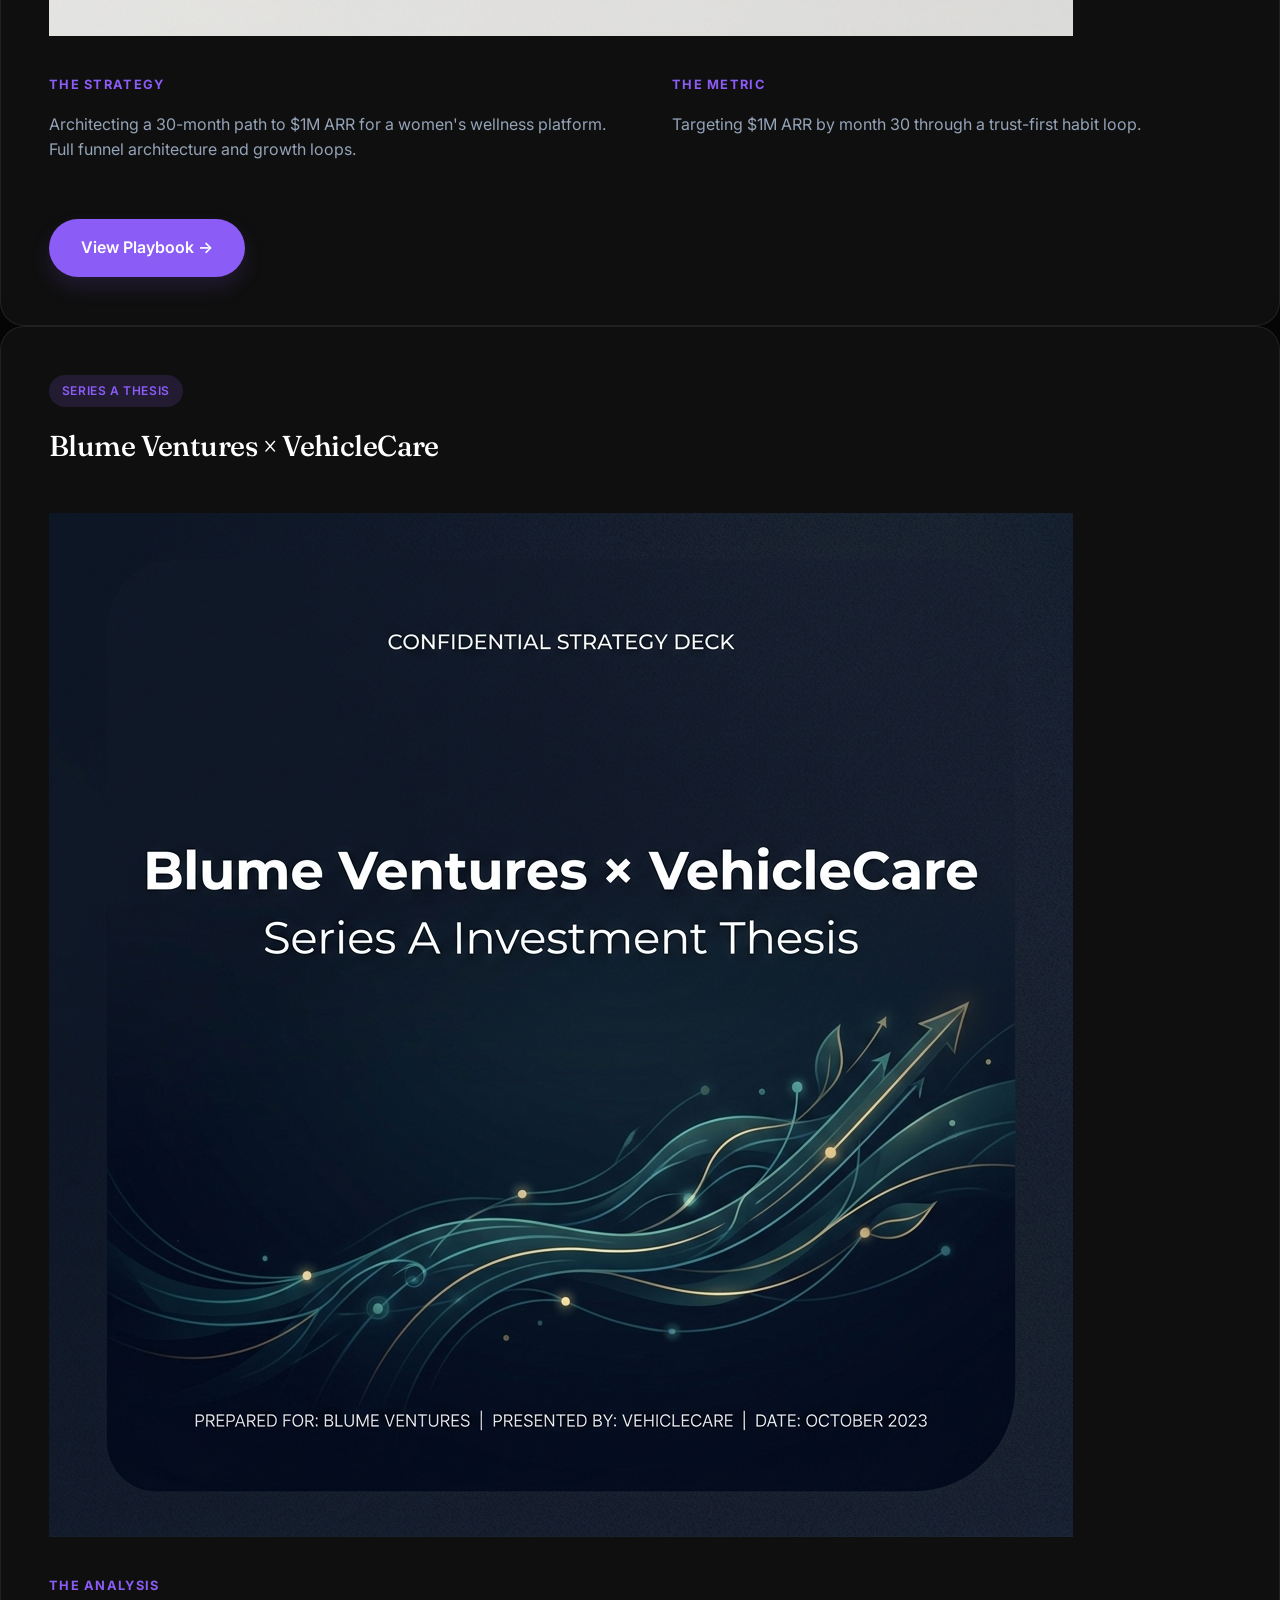
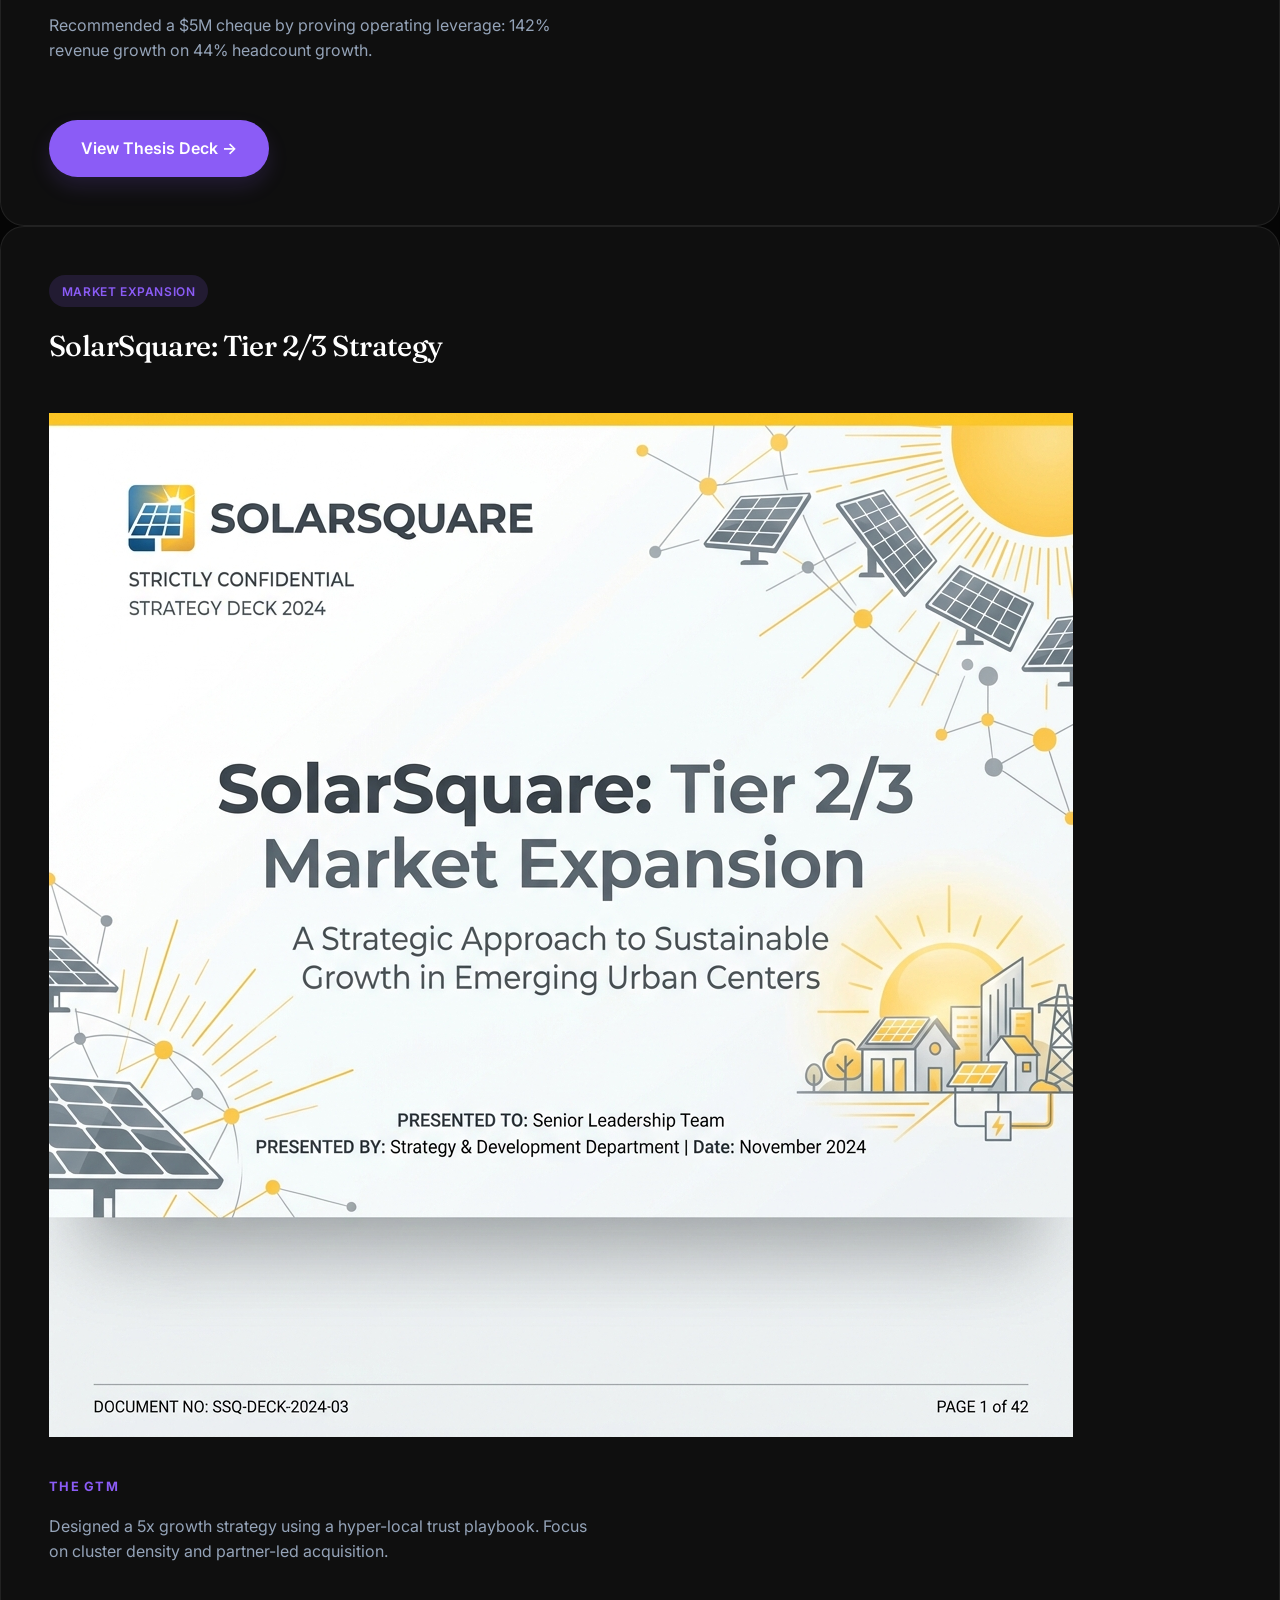
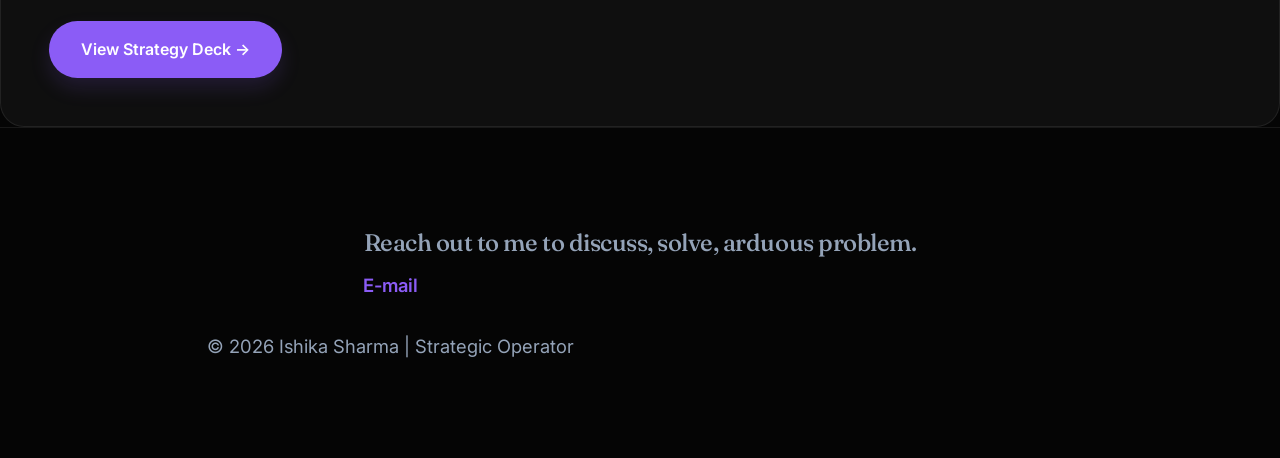
<file: case-studies.html>
<!DOCTYPE html>
<html lang="en">
<head>
  <meta charset="UTF-8" />
  <meta name="viewport" content="width=device-width, initial-scale=1.0" />
  <title>Case Studies | Ishika Sharma</title>
  <link rel="preconnect" href="https://fonts.googleapis.com">
  <link rel="preconnect" href="https://fonts.gstatic.com" crossorigin>
  <link href="https://fonts.googleapis.com/css2?family=Fraunces:ital,opsz,wght@0,9..144,500;0,9..144,600;1,9..144,400&family=Inter:wght@400;500;600;700&display=swap" rel="stylesheet">
  <link rel="stylesheet" href="style.css" />
</head>
<body>

  <nav class="nav">
    <div class="nav-inner">
      <a class="brand" href="index.html">Ishika Sharma</a>
      <div class="nav-links">
        <a href="index.html">Home</a>
        <a href="about.html">About</a>
        <a href="projects.html" class="active">Projects</a>
        <a href="contact.html">Contact</a>
      </div>
    </div>
  </nav>

  <header class="container hero">
    <div class="hero-text">
      <span class="tag">The Receipts</span>
      <h1>Proven strategies. <span>Shipped outcomes.</span></h1>
      <p class="hero-sub">
        Deep-dives into problems I've actually taken apart.
      </p>
    </div>
  </header>

  <!-- =====================  BLUE TOKAI (MAJOR HIGHLIGHT)  ===================== -->
  <section class="container section" id="bluetokai" style="padding-top:0;">
    <div class="project-card" style="display:block; padding:3rem; border-color: var(--accent);">
      <span class="tag" style="background:var(--accent); color:#fff;">Major Highlight</span>
      <h3 style="font-size:2.5rem; margin-top:1rem;">Blue Tokai: GTM to the Wellness Ecosystem</h3>
      <img src="bluetokai_clean.png" class="case-image" alt="Blue Tokai GTM" style="margin: 2rem 0;">
      <div style="display:grid; grid-template-columns: 1fr 1fr; gap: 4rem;">
        <div>
          <h4 style="text-transform:uppercase; font-size:0.8rem; color:var(--accent); letter-spacing:0.1em; margin-bottom:1rem;">The Challenge</h4>
          <p>Identify high-fit growth plays for Blue Tokai into India's wellness ecosystem. Sized a ₹200 Cr revenue whitespace through 110+ primary touchpoints.</p>
        </div>
        <div>
          <h4 style="text-transform:uppercase; font-size:0.8rem; color:var(--accent); letter-spacing:0.1em; margin-bottom:1rem;">The Solution</h4>
          <p>Built Synergy.ai (a 6-dimension brand-fit framework) to qualify partner candidates with quantitative rigour.</p>
        </div>
      </div>
      <div class="metrics-grid" style="margin-top: 3rem;">
        <div class="metric-card"><span class="num">₹200 Cr</span><span class="lbl">Whitespace Sized</span></div>
        <div class="metric-card"><span class="num">110+</span><span class="lbl">Research Touchpoints</span></div>
        <div class="metric-card"><span class="num">+50%</span><span class="lbl">Target Order Frequency</span></div>
      </div>
      <div style="margin-top: 2rem; display:flex; gap:1rem;">
        <a class="btn btn-primary" href="decks/blue_tokai_wellness_ecosystem.pdf" target="_blank">View GTM Deck →</a>
        <a class="btn" style="border: 1px solid var(--line);" href="https://snergy-ai.vercel.app/" target="_blank">Try Synergy.ai ↗</a>
      </div>
    </div>
  </section>

  <!-- =====================  SYNERGY.AI  ===================== -->
  <section class="container section" id="synergy">
    <div class="project-card" style="display:block; padding:3rem;">
      <span class="tag">Brand Scoring AI Agent</span>
      <h3>Synergy.ai: Defensible Brand Fit</h3>
      <img src="synergy_clean.png" class="case-image" alt="Synergy.ai Agent" style="margin: 2rem 0;">
      <div style="display:grid; grid-template-columns: 1fr 1fr; gap: 4rem;">
        <div>
          <h4 style="text-transform:uppercase; font-size:0.8rem; color:var(--accent); letter-spacing:0.1em; margin-bottom:1rem;">The Agent</h4>
          <p>A tool built to replace "vibes" with data. Synergy.ai scores brand partnerships across 6 dimensions to ensure strategic alignment.</p>
        </div>
        <div>
          <h4 style="text-transform:uppercase; font-size:0.8rem; color:var(--accent); letter-spacing:0.1em; margin-bottom:1rem;">Access</h4>
          <a class="btn btn-primary" href="https://snergy-ai.vercel.app/" target="_blank">Live Agent ↗</a>
        </div>
      </div>
    </div>
  </section>

  <!-- =====================  GROWTHPULSE  ===================== -->
  <section class="container section" id="growthpulse">
    <div class="project-card" style="display:block; padding:3rem;">
      <span class="tag">Performance Marketing Multi-Agent</span>
      <h3>GrowthPulse: Performance Marketing Multi-Agent</h3>
      <img src="growthpulse_agent.png" class="case-image" alt="GrowthPulse Agent" style="margin: 2rem 0;">
      <div style="display:grid; grid-template-columns: 1fr 1fr; gap: 4rem;">
        <div>
          <h4 style="text-transform:uppercase; font-size:0.8rem; color:var(--accent); letter-spacing:0.1em; margin-bottom:1rem;">The System</h4>
          <p>An autonomous multi-agent system designed for performance marketing teams to monitor growth levers in real-time and automate operational responses across the funnel.</p>
        </div>
        <div>
          <h4 style="text-transform:uppercase; font-size:0.8rem; color:var(--accent); letter-spacing:0.1em; margin-bottom:1rem;">Access</h4>
          <a class="btn btn-primary" href="https://growthpulse-1.onrender.com/" target="_blank">Open Tool ↗</a>
        </div>
      </div>
    </div>
  </section>

  <!-- =====================  SAKHI HEALTH  ===================== -->
  <section class="container section" id="sakhi">
    <div class="project-card" style="display:block; padding:3rem;">
      <span class="tag">Growth Playbook</span>
      <h3>Sakhi Health: Path to $1M ARR</h3>
      <img src="sakhi_v2.png" class="case-image" alt="Sakhi Health" style="margin: 2rem 0;">
      <div style="display:grid; grid-template-columns: 1fr 1fr; gap: 4rem;">
        <div>
          <h4 style="text-transform:uppercase; font-size:0.8rem; color:var(--accent); letter-spacing:0.1em; margin-bottom:1rem;">The Strategy</h4>
          <p>Architecting a 30-month path to $1M ARR for a women's wellness platform. Full funnel architecture and growth loops.</p>
        </div>
        <div>
          <h4 style="text-transform:uppercase; font-size:0.8rem; color:var(--accent); letter-spacing:0.1em; margin-bottom:1rem;">The Metric</h4>
          <p>Targeting $1M ARR by month 30 through a trust-first habit loop.</p>
        </div>
      </div>
      <div style="margin-top: 2rem;">
        <a class="btn btn-primary" href="decks/sakhi_health_growth_playbook.pdf" target="_blank">View Playbook →</a>
      </div>
    </div>
  </section>

  <!-- =====================  BLUME × VEHICLECARE  ===================== -->
  <section class="container section" id="blume">
    <div class="project-card" style="display:block; padding:3rem;">
      <span class="tag">Series A Thesis</span>
      <h3>Blume Ventures × VehicleCare</h3>
      <img src="blume.png" class="case-image" alt="Blume Thesis" style="margin: 2rem 0;">
      <div style="display:grid; grid-template-columns: 1fr 1fr; gap: 4rem;">
        <div>
          <h4 style="text-transform:uppercase; font-size:0.8rem; color:var(--accent); letter-spacing:0.1em; margin-bottom:1rem;">The Analysis</h4>
          <p>Recommended a $5M cheque by proving operating leverage: 142% revenue growth on 44% headcount growth.</p>
        </div>
      </div>
      <div style="margin-top: 2rem;">
        <a class="btn btn-primary" href="decks/blume_vehiclecare_thesis.pdf" target="_blank">View Thesis Deck →</a>
      </div>
    </div>
  </section>

  <!-- =====================  SOLARSQUARE  ===================== -->
  <section class="container section" id="solarsquare">
    <div class="project-card" style="display:block; padding:3rem;">
      <span class="tag">Market Expansion</span>
      <h3>SolarSquare: Tier 2/3 Strategy</h3>
      <img src="solarsquare.png" class="case-image" alt="SolarSquare Strategy" style="margin: 2rem 0;">
      <div style="display:grid; grid-template-columns: 1fr 1fr; gap: 4rem;">
        <div>
          <h4 style="text-transform:uppercase; font-size:0.8rem; color:var(--accent); letter-spacing:0.1em; margin-bottom:1rem;">The GTM</h4>
          <p>Designed a 5x growth strategy using a hyper-local trust playbook. Focus on cluster density and partner-led acquisition.</p>
        </div>
      </div>
      <div style="margin-top: 2rem;">
        <a class="btn btn-primary" href="decks/solarsquare_tier23_expansion.pdf" target="_blank">View Strategy Deck →</a>
      </div>
    </div>
  </section>

  <footer class="footer container">
    <div style="margin-bottom: 2rem;">
      <h3 style="margin-bottom: 0.5rem;">Reach out to me to discuss, solve, arduous problem.</h3>
      <p>
        <a href="mailto:ishika7373@gmail.com" style="color:var(--accent); text-decoration:none; font-weight:600;">E-mail</a>
      </p>
    </div>
    <p>© 2026 Ishika Sharma | Strategic Operator</p>
  </footer>

</body>
</html>
</file>
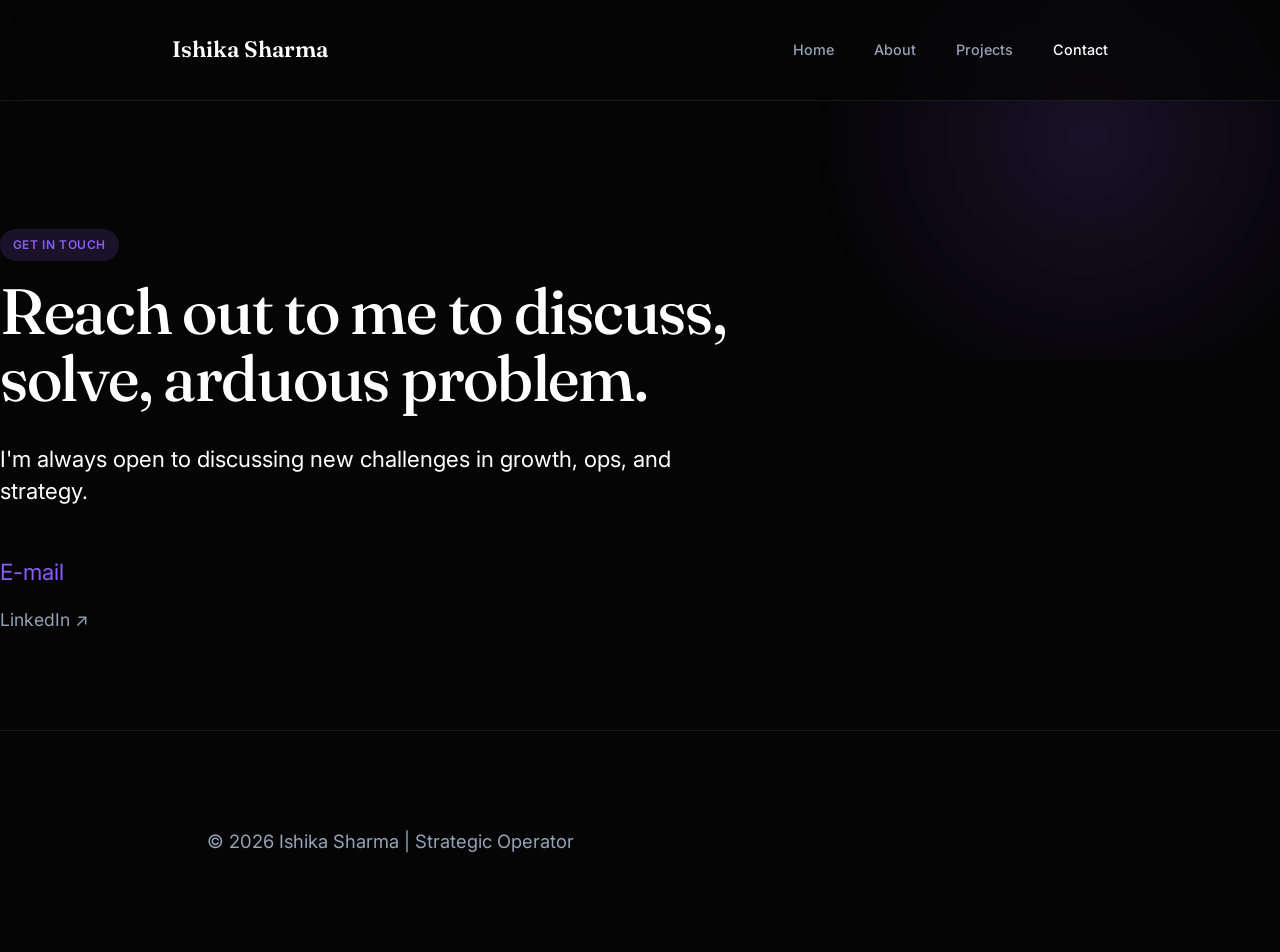
<file: contact.html>
<!DOCTYPE html>
<html lang="en">
<head>
  <meta charset="UTF-8" />
  <meta name="viewport" content="width=device-width, initial-scale=1.0" />
  <title>Contact | Ishika Sharma</title>
  <link rel="preconnect" href="https://fonts.googleapis.com">
  <link rel="preconnect" href="https://fonts.gstatic.com" crossorigin>
  <link href="https://fonts.googleapis.com/css2?family=Fraunces:ital,opsz,wght@0,9..144,500;0,9..144,600;1,9..144,400&family=Inter:wght@400;500;600;700&display=swap" rel="stylesheet">
  <link rel="stylesheet" href="style.css" />
</head>
<body>

  <nav class="nav">
    <div class="nav-inner">
      <a class="brand" href="index.html">Ishika Sharma</a>
      <div class="nav-links">
        <a href="index.html">Home</a>
        <a href="about.html">About</a>
        <a href="projects.html">Projects</a>
        <a href="contact.html" class="active">Contact</a>
      </div>
    </div>
  </nav>

  <header class="container hero">
    <div class="hero-text">
      <span class="tag">Get in Touch</span>
      <h1>Reach out to me to discuss, solve, arduous problem.</h1>
      <p class="hero-sub" style="margin-top: 2rem;">
        I'm always open to discussing new challenges in growth, ops, and strategy.
      </p>
      <div style="margin-top: 3rem;">
        <p style="font-size: 1.4rem; color: #fff;">
          <a href="mailto:ishika7373@gmail.com" style="color:var(--accent); text-decoration:none;">E-mail</a>
        </p>
        <p style="font-size: 1.1rem; margin-top: 1rem;">
          <a href="https://www.linkedin.com/in/msishikasharma/" target="_blank" style="color:var(--fg-dim); text-decoration:none;">LinkedIn ↗</a>
        </p>
      </div>
    </div>
  </header>

  <footer class="footer container">
    <p>© 2026 Ishika Sharma | Strategic Operator</p>
  </footer>

</body>
</html>
</file>
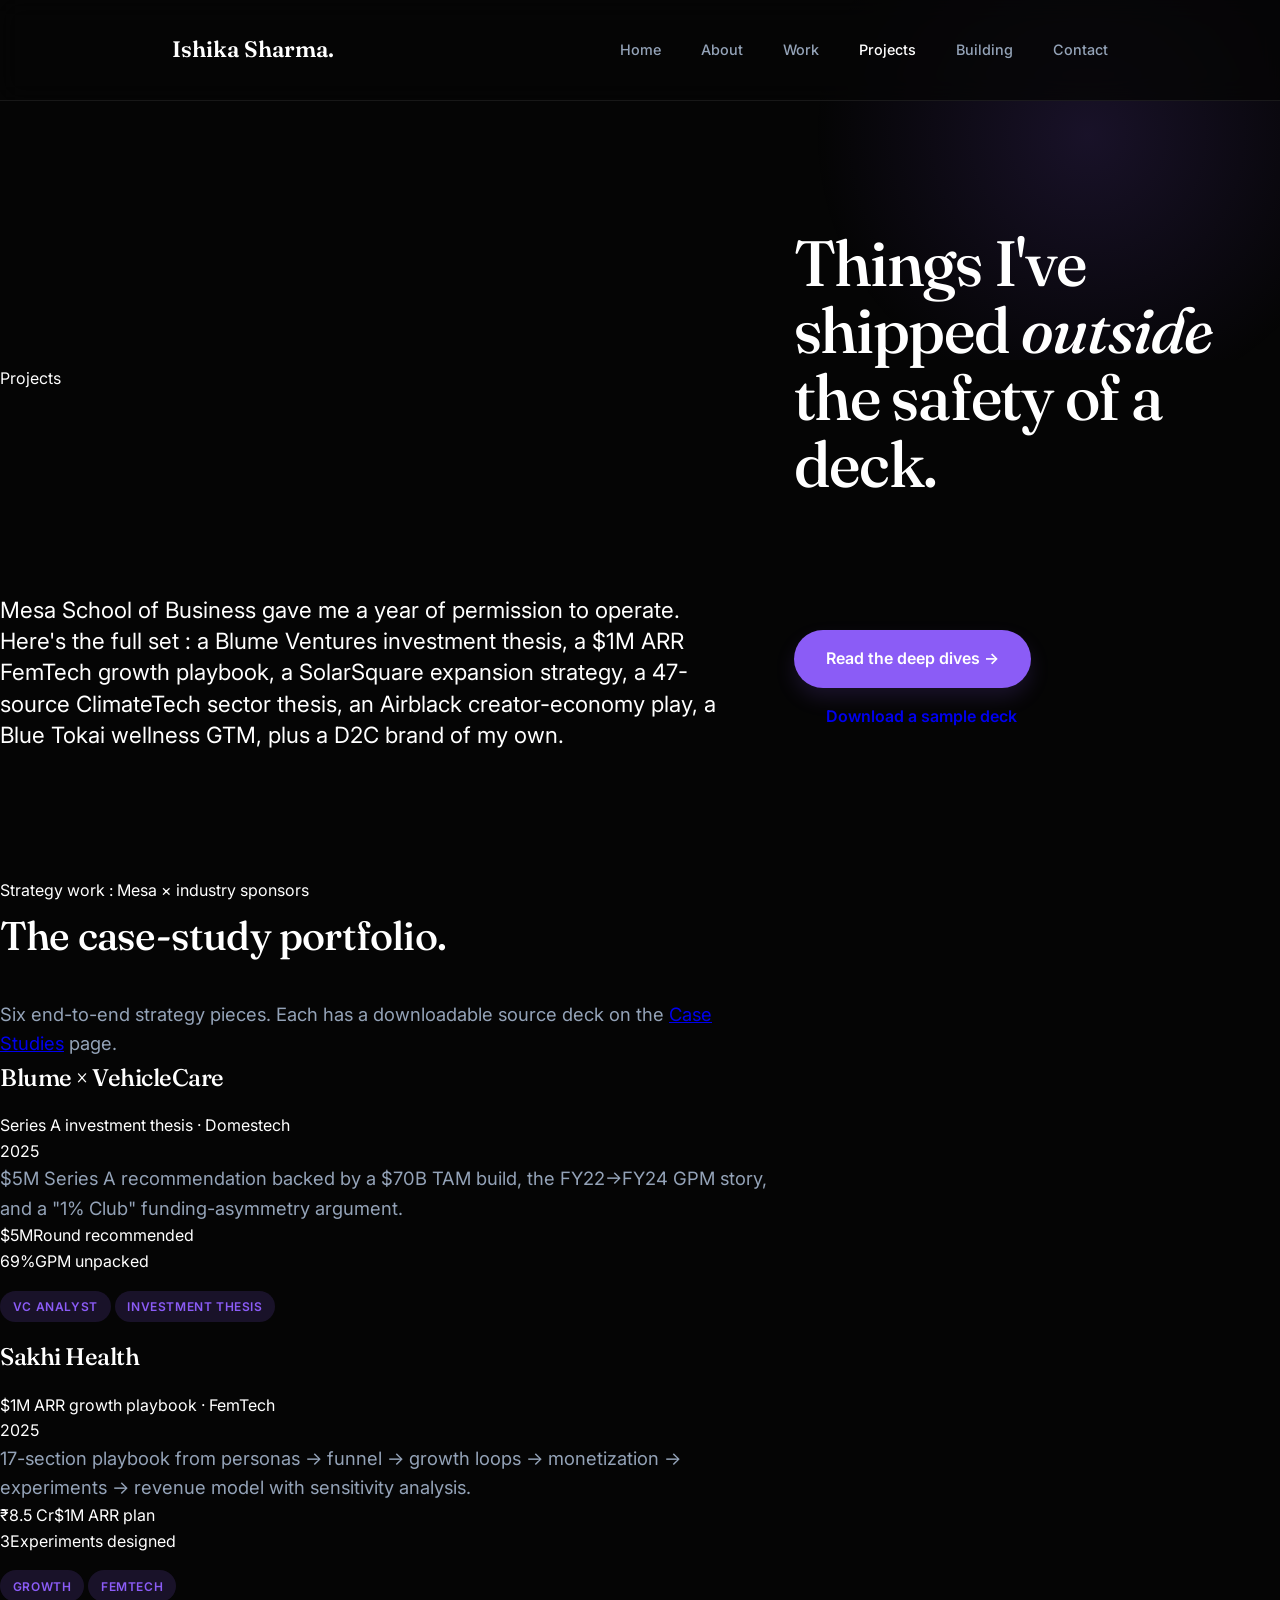
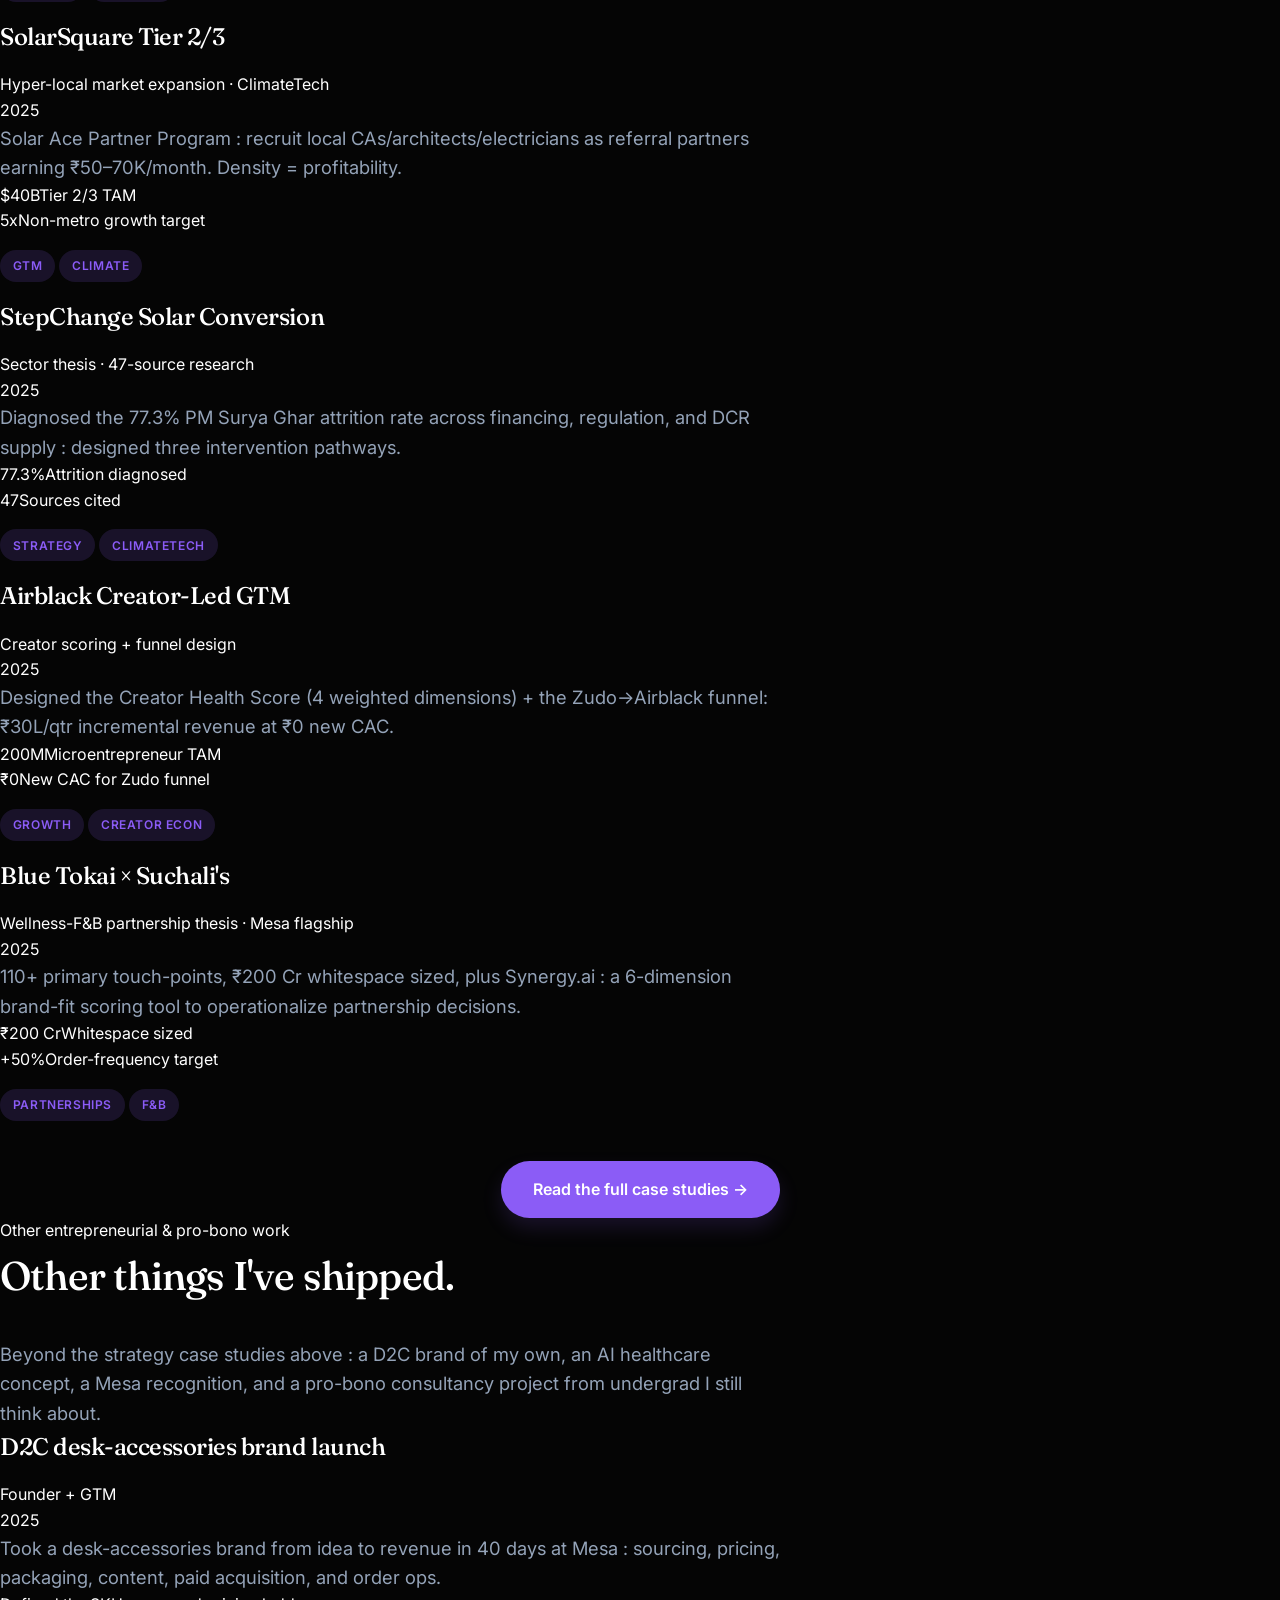
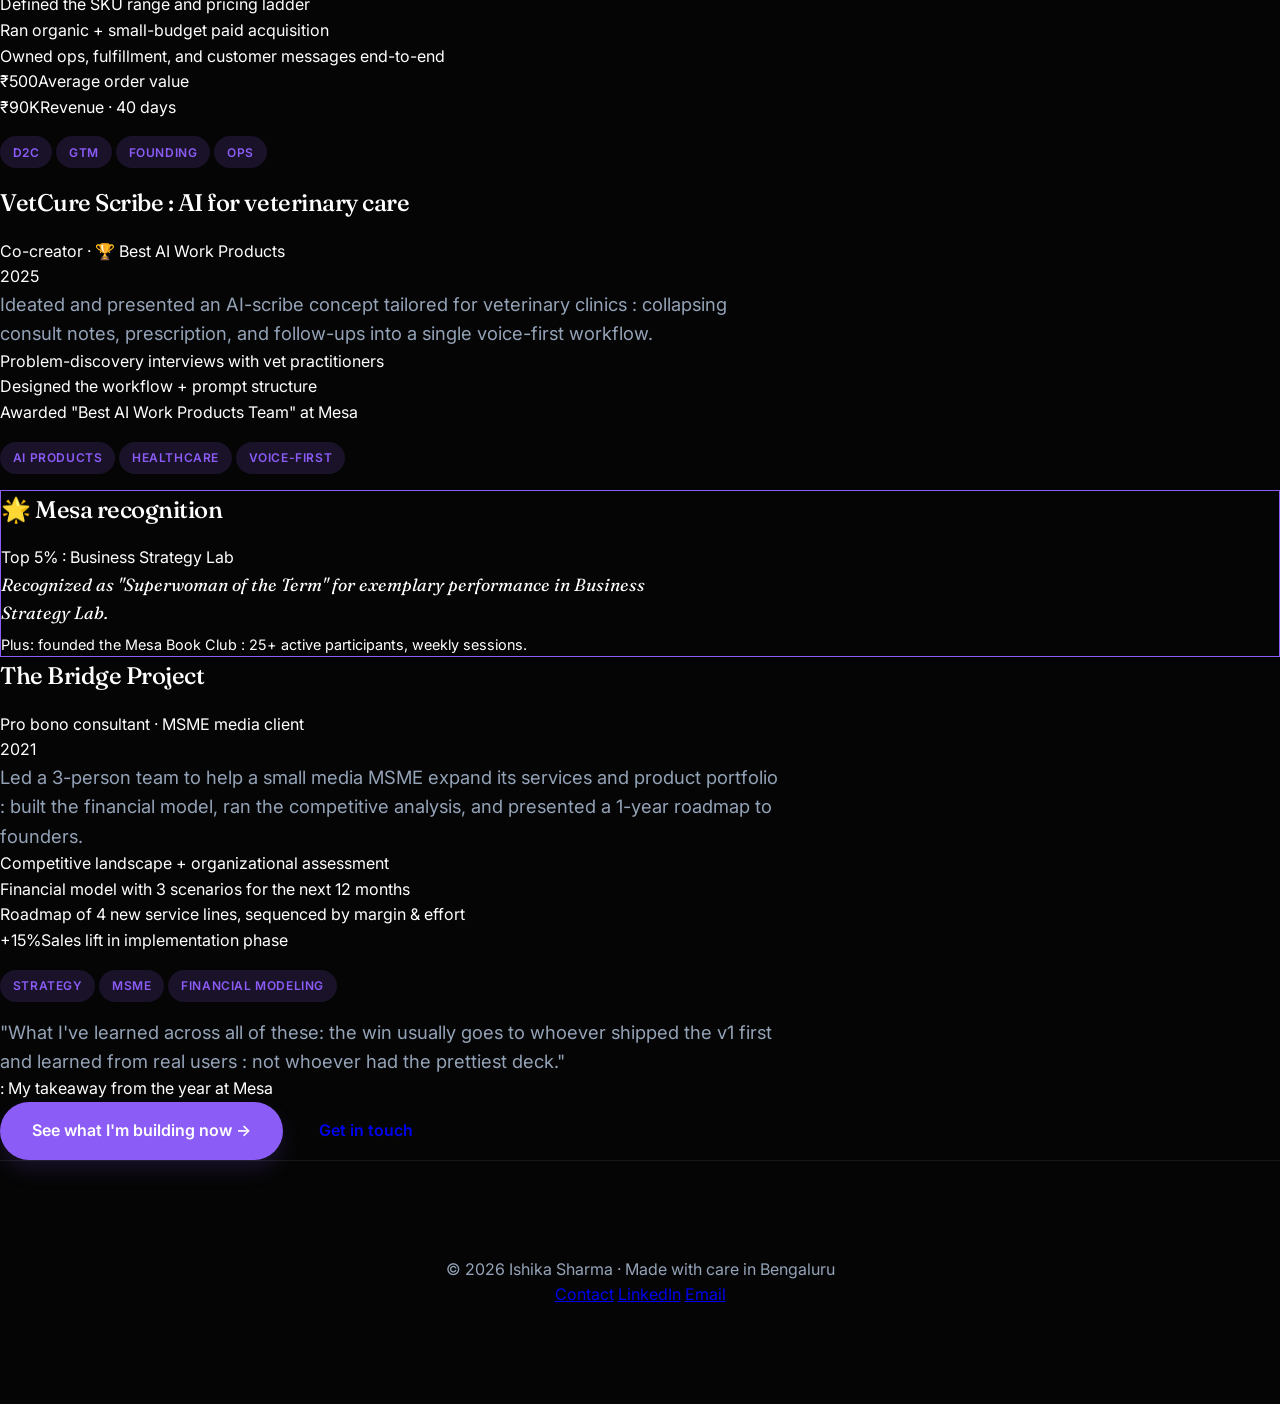
<file: projects.html>
<!DOCTYPE html>
<html lang="en">
<head>
  <meta charset="UTF-8" />
  <meta name="viewport" content="width=device-width, initial-scale=1.0" />
  <title>Projects : Ishika Sharma</title>
  <meta name="description" content="Entrepreneurial projects: Blue Tokai × Suchali's wellness thesis, D2C launch, Synergy.ai, VetCure Scribe, Bridge Project." />
  <link rel="preconnect" href="https://fonts.googleapis.com">
  <link rel="preconnect" href="https://fonts.gstatic.com" crossorigin>
  <link href="https://fonts.googleapis.com/css2?family=Fraunces:ital,opsz,wght@0,9..144,400;0,9..144,500;0,9..144,600;1,9..144,400;1,9..144,500&family=Inter:wght@400;500;600;700&display=swap" rel="stylesheet">
  <link rel="stylesheet" href="style.css" />
</head>
<body>

  <nav class="nav">
    <div class="nav-inner">
      <a class="brand" href="index.html">Ishika Sharma<span class="dot">.</span></a>
      <div class="nav-links">
        <a href="index.html">Home</a>
        <a href="about.html">About</a>
        <a href="work.html">Work</a>
        <a href="projects.html" class="active">Projects</a>

        <a href="building.html">Building</a>
        <a href="contact.html">Contact</a>
      </div>
    </div>
  </nav>

  <header class="container hero">
    <span class="eyebrow">Projects</span>
    <h1>Things I've shipped <em>outside</em> the safety of a deck.</h1>
    <p class="hero-sub">
      Mesa School of Business gave me a year of permission to operate. Here's the full set : a Blume Ventures investment thesis, a $1M ARR FemTech growth playbook, a SolarSquare expansion strategy, a 47-source ClimateTech sector thesis, an Airblack creator-economy play, a Blue Tokai wellness GTM, plus a D2C brand of my own.
    </p>
    <div class="btn-row">
      <a href="case-studies.html" class="btn btn-primary">Read the deep dives →</a>
      <a href="decks/blume_vehiclecare_thesis.pdf" target="_blank" rel="noopener" class="btn btn-secondary">Download a sample deck</a>
    </div>
  </header>

  <section class="container section">
    <div class="sec-head">
      <div class="kicker">Strategy work : Mesa × industry sponsors</div>
      <h2>The case-study portfolio.</h2>
      <p>Six end-to-end strategy pieces. Each has a downloadable source deck on the <a href="case-studies.html">Case Studies</a> page.</p>
    </div>

    <div class="card-grid">

      <a class="card proj-card" href="case-studies.html#blume" style="text-decoration:none; color:inherit;">
        <div class="proj-head">
          <div>
            <h3>Blume × VehicleCare</h3>
            <div class="role">Series A investment thesis · Domestech</div>
          </div>
          <span class="year">2025</span>
        </div>
        <p class="summary">$5M Series A recommendation backed by a $70B TAM build, the FY22→FY24 GPM story, and a "1% Club" funding-asymmetry argument.</p>
        <div class="metrics">
          <div class="metric"><span class="num">$5M</span><span class="lbl">Round recommended</span></div>
          <div class="metric"><span class="num">69%</span><span class="lbl">GPM unpacked</span></div>
        </div>
        <div style="margin-top: 1rem;">
          <span class="tag tag-accent">VC Analyst</span>
          <span class="tag">Investment thesis</span>
        </div>
      </a>

      <a class="card proj-card" href="case-studies.html#sakhi" style="text-decoration:none; color:inherit;">
        <div class="proj-head">
          <div>
            <h3>Sakhi Health</h3>
            <div class="role">$1M ARR growth playbook · FemTech</div>
          </div>
          <span class="year">2025</span>
        </div>
        <p class="summary">17-section playbook from personas → funnel → growth loops → monetization → experiments → revenue model with sensitivity analysis.</p>
        <div class="metrics">
          <div class="metric"><span class="num">₹8.5 Cr</span><span class="lbl">$1M ARR plan</span></div>
          <div class="metric"><span class="num">3</span><span class="lbl">Experiments designed</span></div>
        </div>
        <div style="margin-top: 1rem;">
          <span class="tag tag-accent">Growth</span>
          <span class="tag">FemTech</span>
        </div>
      </a>

      <a class="card proj-card" href="case-studies.html#solarsquare" style="text-decoration:none; color:inherit;">
        <div class="proj-head">
          <div>
            <h3>SolarSquare Tier 2/3</h3>
            <div class="role">Hyper-local market expansion · ClimateTech</div>
          </div>
          <span class="year">2025</span>
        </div>
        <p class="summary">Solar Ace Partner Program : recruit local CAs/architects/electricians as referral partners earning ₹50–70K/month. Density = profitability.</p>
        <div class="metrics">
          <div class="metric"><span class="num">$40B</span><span class="lbl">Tier 2/3 TAM</span></div>
          <div class="metric"><span class="num">5x</span><span class="lbl">Non-metro growth target</span></div>
        </div>
        <div style="margin-top: 1rem;">
          <span class="tag tag-accent">GTM</span>
          <span class="tag">Climate</span>
        </div>
      </a>

      <a class="card proj-card" href="case-studies.html#stepchange" style="text-decoration:none; color:inherit;">
        <div class="proj-head">
          <div>
            <h3>StepChange Solar Conversion</h3>
            <div class="role">Sector thesis · 47-source research</div>
          </div>
          <span class="year">2025</span>
        </div>
        <p class="summary">Diagnosed the 77.3% PM Surya Ghar attrition rate across financing, regulation, and DCR supply : designed three intervention pathways.</p>
        <div class="metrics">
          <div class="metric"><span class="num">77.3%</span><span class="lbl">Attrition diagnosed</span></div>
          <div class="metric"><span class="num">47</span><span class="lbl">Sources cited</span></div>
        </div>
        <div style="margin-top: 1rem;">
          <span class="tag tag-accent">Strategy</span>
          <span class="tag">ClimateTech</span>
        </div>
      </a>

      <a class="card proj-card" href="case-studies.html#airblack" style="text-decoration:none; color:inherit;">
        <div class="proj-head">
          <div>
            <h3>Airblack Creator-Led GTM</h3>
            <div class="role">Creator scoring + funnel design</div>
          </div>
          <span class="year">2025</span>
        </div>
        <p class="summary">Designed the Creator Health Score (4 weighted dimensions) + the Zudo→Airblack funnel: ₹30L/qtr incremental revenue at ₹0 new CAC.</p>
        <div class="metrics">
          <div class="metric"><span class="num">200M</span><span class="lbl">Microentrepreneur TAM</span></div>
          <div class="metric"><span class="num">₹0</span><span class="lbl">New CAC for Zudo funnel</span></div>
        </div>
        <div style="margin-top: 1rem;">
          <span class="tag tag-accent">Growth</span>
          <span class="tag">Creator econ</span>
        </div>
      </a>

      <a class="card proj-card" href="case-studies.html#bluetokai" style="text-decoration:none; color:inherit;">
        <div class="proj-head">
          <div>
            <h3>Blue Tokai × Suchali's</h3>
            <div class="role">Wellness-F&amp;B partnership thesis · Mesa flagship</div>
          </div>
          <span class="year">2025</span>
        </div>
        <p class="summary">110+ primary touch-points, ₹200 Cr whitespace sized, plus Synergy.ai : a 6-dimension brand-fit scoring tool to operationalize partnership decisions.</p>
        <div class="metrics">
          <div class="metric"><span class="num">₹200 Cr</span><span class="lbl">Whitespace sized</span></div>
          <div class="metric"><span class="num">+50%</span><span class="lbl">Order-frequency target</span></div>
        </div>
        <div style="margin-top: 1rem;">
          <span class="tag tag-accent">Partnerships</span>
          <span class="tag">F&amp;B</span>
        </div>
      </a>

    </div>

    <div style="text-align:center; margin-top: 1.5rem;">
      <a href="case-studies.html" class="btn btn-primary">Read the full case studies →</a>
    </div>
  </section>

  <section class="container section">
    <div class="sec-head">
      <div class="kicker">Other entrepreneurial &amp; pro-bono work</div>
      <h2>Other things I've shipped.</h2>
      <p>Beyond the strategy case studies above : a D2C brand of my own, an AI healthcare concept, a Mesa recognition, and a pro-bono consultancy project from undergrad I still think about.</p>
    </div>

    <div class="card-grid">

      <div class="card proj-card">
        <div class="proj-head">
          <div>
            <h3>D2C desk-accessories brand launch</h3>
            <div class="role">Founder + GTM</div>
          </div>
          <span class="year">2025</span>
        </div>
        <p class="summary">Took a desk-accessories brand from idea to revenue in 40 days at Mesa : sourcing, pricing, packaging, content, paid acquisition, and order ops.</p>
        <ul>
          <li>Defined the SKU range and pricing ladder</li>
          <li>Ran organic + small-budget paid acquisition</li>
          <li>Owned ops, fulfillment, and customer messages end-to-end</li>
        </ul>
        <div class="metrics">
          <div class="metric"><span class="num">₹500</span><span class="lbl">Average order value</span></div>
          <div class="metric"><span class="num">₹90K</span><span class="lbl">Revenue · 40 days</span></div>
        </div>
        <div style="margin-top: 1rem;">
          <span class="tag tag-accent">D2C</span>
          <span class="tag">GTM</span>
          <span class="tag">Founding</span>
          <span class="tag">Ops</span>
        </div>
      </div>

      <div class="card proj-card">
        <div class="proj-head">
          <div>
            <h3>VetCure Scribe : AI for veterinary care</h3>
            <div class="role">Co-creator · 🏆 Best AI Work Products</div>
          </div>
          <span class="year">2025</span>
        </div>
        <p class="summary">Ideated and presented an AI-scribe concept tailored for veterinary clinics : collapsing consult notes, prescription, and follow-ups into a single voice-first workflow.</p>
        <ul>
          <li>Problem-discovery interviews with vet practitioners</li>
          <li>Designed the workflow + prompt structure</li>
          <li>Awarded "Best AI Work Products Team" at Mesa</li>
        </ul>
        <div style="margin-top: 1rem;">
          <span class="tag tag-accent">AI products</span>
          <span class="tag">Healthcare</span>
          <span class="tag">Voice-first</span>
        </div>
      </div>

      <div class="card proj-card" style="border: 1.5px solid var(--accent); background: linear-gradient(135deg, #fff, var(--bg-alt));">
        <div class="proj-head">
          <div>
            <h3>🌟 Mesa recognition</h3>
            <div class="role">Top 5% : Business Strategy Lab</div>
          </div>
        </div>
        <p class="summary" style="font-family: 'Fraunces', Georgia, serif; font-size: 1.1rem; font-style: italic; color: var(--ink);">
          Recognized as "Superwoman of the Term" for exemplary performance in Business Strategy Lab.
        </p>
        <p style="font-size: 0.9rem; color: var(--muted); margin-top: 0.4rem;">
          Plus: founded the Mesa Book Club : 25+ active participants, weekly sessions.
        </p>
      </div>

      <div class="card proj-card">
        <div class="proj-head">
          <div>
            <h3>The Bridge Project</h3>
            <div class="role">Pro bono consultant · MSME media client</div>
          </div>
          <span class="year">2021</span>
        </div>
        <p class="summary">Led a 3-person team to help a small media MSME expand its services and product portfolio : built the financial model, ran the competitive analysis, and presented a 1-year roadmap to founders.</p>
        <ul>
          <li>Competitive landscape + organizational assessment</li>
          <li>Financial model with 3 scenarios for the next 12 months</li>
          <li>Roadmap of 4 new service lines, sequenced by margin &amp; effort</li>
        </ul>
        <div class="metrics">
          <div class="metric"><span class="num">+15%</span><span class="lbl">Sales lift in implementation phase</span></div>
        </div>
        <div style="margin-top: 1rem;">
          <span class="tag tag-accent">Strategy</span>
          <span class="tag">MSME</span>
          <span class="tag">Financial modeling</span>
        </div>
      </div>

    </div>
  </section>

  <section class="container section-tight">
    <div class="pull">
      <p>"What I've learned across all of these: the win usually goes to whoever shipped the v1 first and learned from real users : not whoever had the prettiest deck."</p>
      <div class="src">: My takeaway from the year at Mesa</div>
    </div>
  </section>

  <section class="container section-tight">
    <div class="btn-row" style="justify-content: center;">
      <a class="btn btn-primary" href="building.html">See what I'm building now →</a>
      <a class="btn btn-secondary" href="contact.html">Get in touch</a>
    </div>
  </section>

  <footer class="footer">
    <div class="footer-inner">
      <div>© 2026 Ishika Sharma · Made with care in Bengaluru</div>
      <div>
        <a href="contact.html">Contact</a>
        <a href="https://www.linkedin.com/in/msishikasharma/" target="_blank" rel="noopener">LinkedIn</a>
        <a href="mailto:ishika7373@gmail.com">Email</a>
      </div>
    </div>
  </footer>

</body>
</html>
</file>
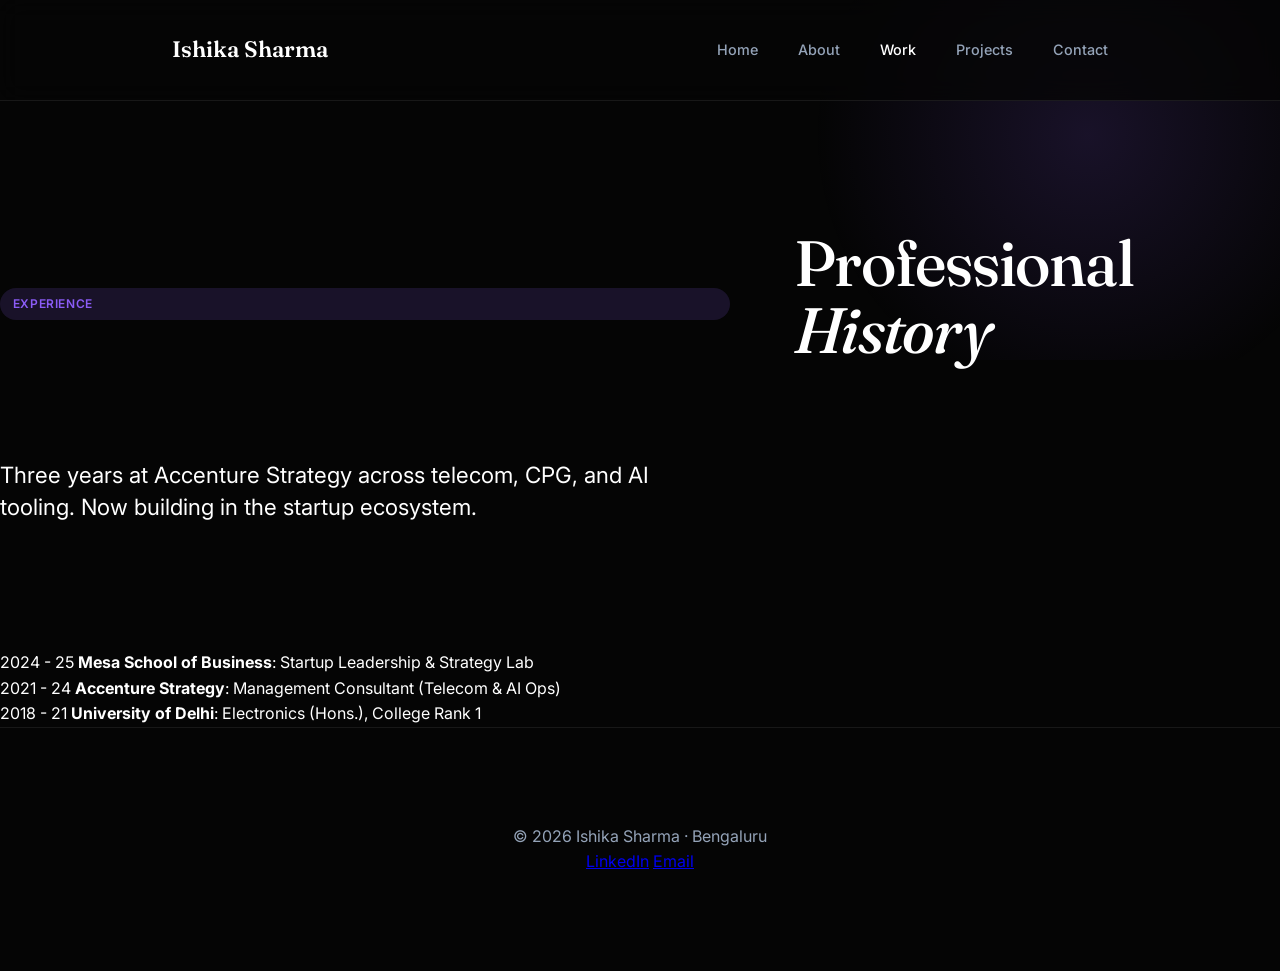
<file: work.html>
<!DOCTYPE html>
<html lang="en">
<head>
  <meta charset="UTF-8" />
  <meta name="viewport" content="width=device-width, initial-scale=1.0" />
  <title>Work : Ishika Sharma</title>
  <link rel="preconnect" href="https://fonts.googleapis.com">
  <link rel="preconnect" href="https://fonts.gstatic.com" crossorigin>
  <link href="https://fonts.googleapis.com/css2?family=Fraunces:ital,opsz,wght@0,9..144,400;0,9..144,500;0,9..144,600;1,9..144,400;1,9..144,500&family=Inter:wght@400;500;600;700&display=swap" rel="stylesheet">
  <link rel="stylesheet" href="style.css" />
</head>
<body>

  <nav class="nav">
    <div class="nav-inner">
      <a class="brand" href="index.html">Ishika Sharma</a>
      <div class="nav-links">
        <a href="index.html">Home</a>
        <a href="about.html">About</a>
        <a href="work.html" class="active">Work</a>
        <a href="projects.html">Projects</a>
        <a href="contact.html">Contact</a>
      </div>
    </div>
  </nav>

  <header class="container hero">
    <span class="tag">Experience</span>
    <h1>Professional <em>History</em></h1>
    <p class="hero-sub">
      Three years at Accenture Strategy across telecom, CPG, and AI tooling. Now building in the startup ecosystem.
    </p>
  </header>

  <section class="container section">
    <div class="highlights-list">
      <div class="highlight-row">
        <span class="highlight-num">2024 - 25</span>
        <span class="highlight-label"><strong>Mesa School of Business</strong>: Startup Leadership & Strategy Lab</span>
      </div>
      <div class="highlight-row">
        <span class="highlight-num">2021 - 24</span>
        <span class="highlight-label"><strong>Accenture Strategy</strong>: Management Consultant (Telecom & AI Ops)</span>
      </div>
      <div class="highlight-row">
        <span class="highlight-num">2018 - 21</span>
        <span class="highlight-label"><strong>University of Delhi</strong>: Electronics (Hons.), College Rank 1</span>
      </div>
    </div>
  </section>

  <footer class="footer container">
    <div class="footer-inner">
      <div>© 2026 Ishika Sharma · Bengaluru</div>
      <div class="footer-links">
        <a href="https://www.linkedin.com/in/msishikasharma/" target="_blank" rel="noopener">LinkedIn</a>
        <a href="mailto:ishika7373@gmail.com">Email</a>
      </div>
    </div>
  </footer>

</body>
</html>
</file>
<file: style.css>
:root {
  /* High Impact Palette */
  --bg: #050505;
  --surface: #0f0f0f;
  --fg: #ffffff;
  --fg-dim: #94a3b8;
  --accent: #8b5cf6; /* Electric Violet */
  --accent-glow: rgba(139, 92, 246, 0.15);
  --line: rgba(255, 255, 255, 0.08);
  
  --font-main: 'Inter', sans-serif;
  --font-serif: 'Fraunces', serif;
  
  --container-width: 1000px;
}

* {
  margin: 0;
  padding: 0;
  box-sizing: border-box;
}

body {
  background: var(--bg);
  color: var(--fg);
  font-family: var(--font-main);
  line-height: 1.6;
  -webkit-font-smoothing: antialiased;
}

/* Background Glows */
body::before {
  content: '';
  position: fixed;
  top: -10%;
  right: -10%;
  width: 50%;
  height: 50%;
  background: radial-gradient(circle, var(--accent-glow) 0%, transparent 70%);
  z-index: -1;
}

/* Typography */
h1, h2, h3 {
  font-family: var(--font-serif);
  font-weight: 500;
  letter-spacing: -0.02em;
}

h1 { font-size: 4rem; line-height: 1.05; margin-bottom: 2rem; }
h2 { font-size: 2.5rem; margin-bottom: 2rem; }
h3 { font-size: 1.5rem; margin-bottom: 1rem; }

p {
  color: var(--fg-dim);
  font-size: 1.15rem;
  max-width: 65ch;
}

/* Navigation */
.nav {
  padding: 2rem 0;
  position: sticky;
  top: 0;
  background: rgba(5, 5, 5, 0.8);
  backdrop-filter: blur(12px);
  z-index: 100;
  border-bottom: 1px solid var(--line);
}

.nav-inner {
  display: flex;
  justify-content: space-between;
  align-items: center;
  max-width: var(--container-width);
  margin: 0 auto;
  padding: 0 2rem;
}

.brand {
  font-family: var(--font-serif);
  font-size: 1.4rem;
  font-weight: 600;
  text-decoration: none;
  color: var(--fg);
}

.nav-links {
  display: flex;
  gap: 2.5rem;
}

.nav-links a {
  text-decoration: none;
  color: var(--fg-dim);
  font-size: 0.9rem;
  font-weight: 500;
  transition: color 0.3s;
}

.nav-links a:hover, .nav-links a.active {
  color: var(--fg);
}

/* Hero Section */
.hero {
  padding: 8rem 0 6rem;
  display: grid;
  grid-template-columns: 1.5fr 1fr;
  gap: 4rem;
  align-items: center;
}

.hero-text h1 span {
  color: var(--accent);
  display: block;
}

.hero-sub {
  font-size: 1.4rem;
  color: var(--fg);
  line-height: 1.4;
  margin-bottom: 2rem;
  font-weight: 400;
}

.hero-photo {
  position: relative;
  width: 100%;
  aspect-ratio: 1/1;
  border-radius: 32px;
  overflow: hidden;
  border: 1px solid var(--line);
  box-shadow: 0 20px 40px rgba(0,0,0,0.4);
}

.hero-photo img {
  width: 100%;
  height: 100%;
  object-fit: cover;
}

/* Impact Metrics Grid */
.metrics-grid {
  display: grid;
  grid-template-columns: repeat(3, 1fr);
  gap: 1.5rem;
  margin-top: 4rem;
}

.metric-card {
  background: var(--surface);
  border: 1px solid var(--line);
  padding: 2rem;
  border-radius: 20px;
  transition: border-color 0.3s;
}

.metric-card:hover {
  border-color: var(--accent);
}

.metric-card .num {
  font-family: var(--font-serif);
  font-size: 2.5rem;
  display: block;
  color: var(--accent);
  margin-bottom: 0.5rem;
}

.metric-card .lbl {
  font-size: 0.9rem;
  color: var(--fg-dim);
  text-transform: uppercase;
  letter-spacing: 0.05em;
}

/* Project Cards (Bento Style) */
.project-section {
  padding: 6rem 0;
}

.project-grid {
  display: grid;
  grid-template-columns: repeat(2, 1fr);
  gap: 2rem;
}

.project-card {
  background: var(--surface);
  border: 1px solid var(--line);
  border-radius: 24px;
  overflow: hidden;
  text-decoration: none;
  transition: all 0.4s cubic-bezier(0.23, 1, 0.32, 1);
}

.project-card:hover {
  transform: translateY(-8px);
  border-color: rgba(255, 255, 255, 0.2);
  box-shadow: 0 30px 60px rgba(0,0,0,0.5);
}

.project-thumb {
  width: 100%;
  aspect-ratio: 16/10;
  overflow: hidden;
  border-bottom: 1px solid var(--line);
}

.project-thumb img {
  width: 100%;
  height: 100%;
  object-fit: cover;
  transition: transform 0.6s ease;
}

.project-card:hover .project-thumb img {
  transform: scale(1.05);
}

.project-info {
  padding: 2rem;
}

.project-card h3 {
  font-size: 1.8rem;
  margin-bottom: 0.75rem;
}

.project-card p {
  font-size: 1rem;
  margin-bottom: 1.5rem;
}

.tag {
  display: inline-block;
  padding: 0.4rem 0.8rem;
  background: var(--accent-glow);
  color: var(--accent);
  border-radius: 100px;
  font-size: 0.75rem;
  font-weight: 600;
  text-transform: uppercase;
  letter-spacing: 0.05em;
  margin-bottom: 1rem;
}

/* Buttons */
.btn {
  display: inline-flex;
  align-items: center;
  padding: 1rem 2rem;
  border-radius: 100px;
  text-decoration: none;
  font-weight: 600;
  font-size: 1rem;
  transition: all 0.3s;
}

.btn-primary {
  background: var(--accent);
  color: #fff;
  box-shadow: 0 10px 20px var(--accent-glow);
}

.btn-primary:hover {
  transform: translateY(-2px);
  box-shadow: 0 15px 30px var(--accent-glow);
}

/* Footer */
.footer {
  padding: 6rem 0;
  border-top: 1px solid var(--line);
  text-align: center;
  color: var(--fg-dim);
}

@media (max-width: 900px) {
  .hero { grid-template-columns: 1fr; text-align: center; }
  .hero-text h1 { font-size: 3rem; }
  .hero-photo { max-width: 400px; margin: 0 auto; }
  .metrics-grid { grid-template-columns: 1fr; }
  .project-grid { grid-template-columns: 1fr; }
}
</file>
